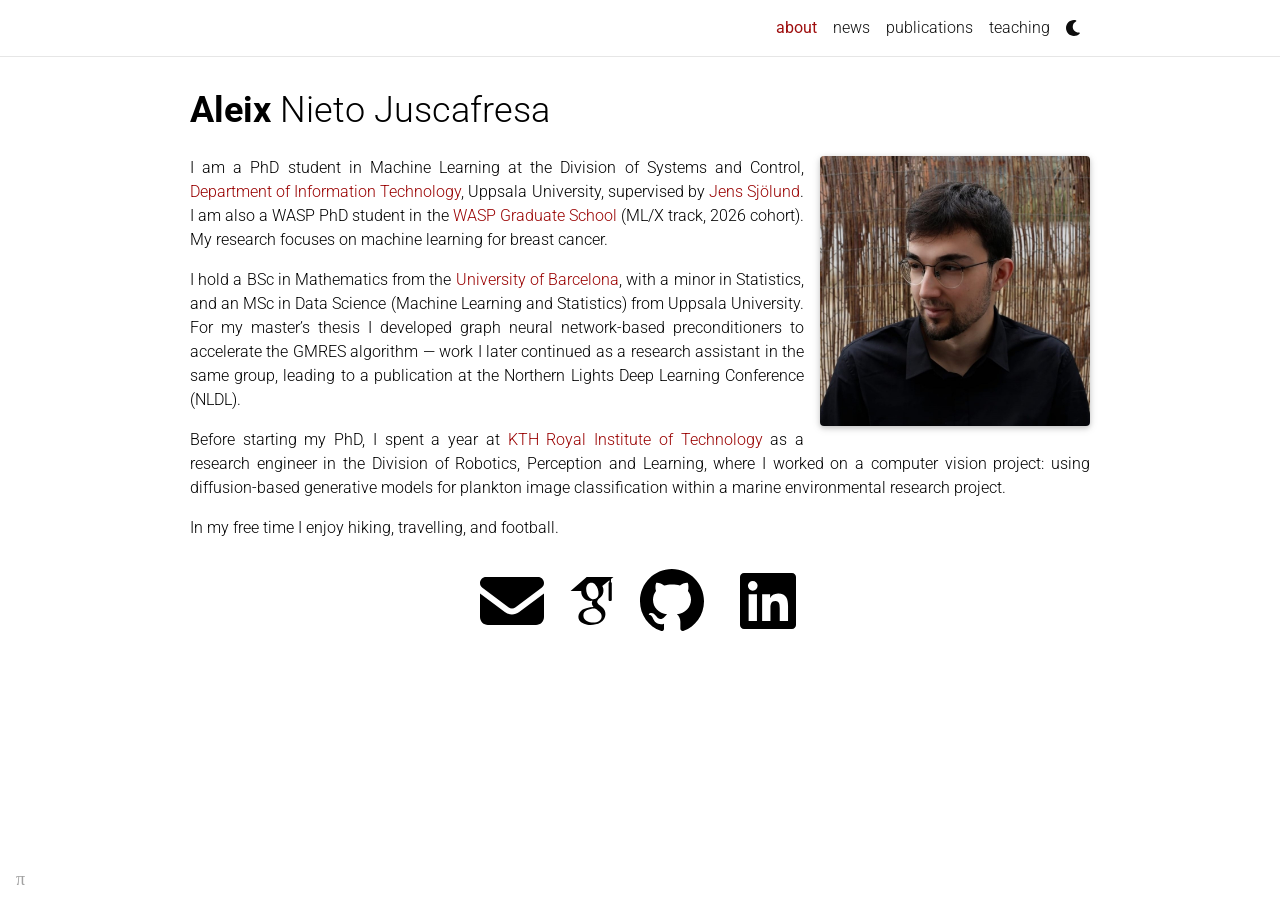
<file: index.html>
<!DOCTYPE html>
<html lang="en">
<head>
  <meta charset="utf-8" />
  <meta name="viewport" content="width=device-width, initial-scale=1, shrink-to-fit=no" />
  <meta name="author" content="Aleix Nieto Juscafresa" />
  <meta name="description" content="PhD Student in Machine Learning at Uppsala University — machine learning for breast cancer." />
  <meta name="color-scheme" content="light dark" />
  <title>Aleix Nieto Juscafresa</title>

  <link rel="icon" type="image/png" sizes="32x32" href="[data-uri]" />
  <link rel="icon" type="image/svg+xml" href="[data-uri]" />

  <!-- Light/dark theme, shared by every page of the site. Loaded here (not deferred) so the
       right theme is set before the first paint. -->
  <script src="theme.js"></script>
  <script>document.documentElement.classList.add("js");</script>

  <link rel="preconnect" href="https://fonts.googleapis.com" />
  <link rel="preconnect" href="https://fonts.gstatic.com" crossorigin />
  <link href="https://fonts.googleapis.com/css?family=Roboto:300,400,500,700&display=swap" rel="stylesheet" />

  <style>
    /* al-folio look: Roboto Light, Uppsala University red (#990000) as the accent, light and dark themes. */

    /* ---------- Theme ---------- */
    :root {
      color-scheme: light;
      --global-bg-color: #ffffff;
      --global-text-color: #000000;
      --global-text-color-light: #828282;
      --global-theme-color: #990000;
      --global-hover-color: #990000;
      --global-divider-color: rgba(0, 0, 0, 0.1);
      --global-text-color-soft: #666666;
      --global-line-strong: rgba(0, 0, 0, 0.18);
      --global-theme-soft: rgba(153, 0, 0, 0.07);
      --global-table-text-color: #212529;
      --global-back-to-top-bg-color: rgba(0, 0, 0, 0.4);
      --global-back-to-top-text-color: #ffffff;
    }
    html[data-theme="dark"] {
      color-scheme: dark;
      --global-bg-color: #1c1c1d;
      --global-text-color: #e8e8e8;
      --global-text-color-light: #828282;
      --global-theme-color: #e08585;
      --global-hover-color: #e08585;
      --global-divider-color: #424246;
      --global-text-color-soft: #a8a8a8;
      --global-line-strong: #4a4a50;
      --global-theme-soft: rgba(224, 133, 133, 0.13);
      --global-table-text-color: #ffffff;
      --global-back-to-top-bg-color: rgba(255, 255, 255, 0.5);
      --global-back-to-top-text-color: #000000;
    }
    /* Short color fade while switching theme (colors only, so nothing moves) */
    html.theme-transition, html.theme-transition *, html.theme-transition *::before, html.theme-transition *::after {
      transition: color 300ms ease, background-color 300ms ease, border-color 300ms ease, fill 300ms ease, box-shadow 300ms ease !important;
    }
    @media (prefers-reduced-motion: reduce) {
      html.theme-transition, html.theme-transition *, html.theme-transition *::before, html.theme-transition *::after { transition: none !important; }
    }

    /* ---------- Base ---------- */
    *, *::before, *::after { box-sizing: border-box; }
    html { line-height: 1.15; -webkit-text-size-adjust: 100%; }
    body {
      margin: 0; padding: 57px 0 2.5rem;
      font-family: Roboto, sans-serif; font-size: 1rem; font-weight: 300; line-height: 1.5;
      color: var(--global-text-color); background-color: var(--global-bg-color); text-align: left;
    }
    h1, h2, h3 { margin-top: 0; margin-bottom: 0.5rem; font-weight: 300; line-height: 1.2; }
    h1 { font-size: 2.25rem; }
    h2 { font-size: 2rem; }
    h3 { font-size: 1.75rem; }
    p { margin-top: 0; margin-bottom: 1rem; }
    ol, ul { margin-top: 0; margin-bottom: 1rem; }
    figure { margin: 0 0 1rem; }
    img { vertical-align: middle; border-style: none; }
    svg { overflow: hidden; vertical-align: middle; }
    table { border-collapse: collapse; }
    th { text-align: inherit; text-align: -webkit-match-parent; }
    button { margin: 0; font-family: inherit; font-size: inherit; line-height: inherit; border-radius: 0; text-transform: none; overflow: visible; }
    button:not(:disabled) { cursor: pointer; }

    p, h1, h2, h3, em, div, li, span, strong { color: var(--global-text-color); }
    a b, a em, a i, a strong { color: inherit; }
    a { color: var(--global-theme-color); text-decoration: none; background-color: transparent; }
    a:hover { color: var(--global-hover-color); text-decoration: underline; }

    .container { width: 100%; max-width: 930px; padding-right: 15px; padding-left: 15px; margin-right: auto; margin-left: auto; }
    .mt-5 { margin-top: 2rem !important; }
    .font-weight-bold { font-weight: 700 !important; }
    .font-weight-lighter { font-weight: lighter !important; }
    .float-right { float: right !important; }
    .clearfix::after { display: block; clear: both; content: ""; }
    .img-fluid { max-width: 100%; height: auto; }
    .rounded { border-radius: 0.25rem !important; }
    .z-depth-1 { box-shadow: 0 2px 5px 0 rgba(0, 0, 0, 0.16), 0 2px 10px 0 rgba(0, 0, 0, 0.12) !important; }

    /* ---------- Navigation ---------- */
    .navbar {
      position: fixed; top: 0; right: 0; left: 0; z-index: 1030;
      display: flex; flex-wrap: wrap; align-items: center; justify-content: space-between;
      padding: 0.5rem 1rem;
      background-color: var(--global-bg-color);
      border-bottom: 1px solid var(--global-divider-color);
      opacity: 0.95;
    }
    .navbar > .container { display: flex; flex-wrap: wrap; align-items: center; justify-content: space-between; }
    .navbar-brand {
      display: inline-block; padding-top: 0.3125rem; padding-bottom: 0.3125rem; margin-right: 1rem;
      font-size: 1.25rem; line-height: inherit; white-space: nowrap; color: var(--global-text-color);
    }
    .navbar-brand:hover { color: var(--global-text-color); text-decoration: none; }
    .navbar-brand[hidden] { display: none; }

    .navbar-toggler {
      margin-left: auto; padding: 0.25rem 0.75rem; font-size: 1.25rem; line-height: 1;
      color: rgba(0, 0, 0, 0.5); background-color: transparent;
      border: 1px solid rgba(0, 0, 0, 0.1); border-radius: 0.25rem;
    }
    .navbar-toggler .icon-bar {
      display: block; width: 22px; height: 2px; margin-bottom: 4px; border-radius: 1px;
      background-color: var(--global-text-color); transition: all 0.2s;
    }
    .navbar-toggler .top-bar { transform: rotate(45deg); transform-origin: 10% 10%; }
    .navbar-toggler .middle-bar { opacity: 0; }
    .navbar-toggler .bottom-bar { transform: rotate(-45deg); transform-origin: 10% 90%; }
    .navbar-toggler.collapsed .top-bar { transform: rotate(0); }
    .navbar-toggler.collapsed .middle-bar { opacity: 1; }
    .navbar-toggler.collapsed .bottom-bar { transform: rotate(0); }

    .navbar-collapse { flex-basis: 100%; flex-grow: 1; align-items: center; text-align: right; }
    .navbar-collapse:not(.show) { display: none; }
    .navbar-nav { display: flex; flex-direction: column; flex-wrap: nowrap; margin: 0 0 0 auto; padding-left: 0; list-style: none; }
    .navbar-nav .nav-link { display: block; padding: 0.5rem 0; color: var(--global-text-color); }
    .navbar-nav .nav-link:hover { color: var(--global-hover-color); text-decoration: none; }
    .navbar-nav .nav-item.active > .nav-link { font-weight: bolder; color: var(--global-theme-color); }

    #light-toggle {
      display: inline-flex; align-items: center; justify-content: center;
      width: 2rem; height: 2rem; padding: 0; border: 0;
      color: var(--global-text-color); background-color: inherit;
    }
    #light-toggle:hover { color: var(--global-hover-color); }
    /* Two states: the moon (go dark) is shown in light mode, the sun (go light) in dark mode */
    #light-toggle svg { display: none; height: 1em; width: 1em; fill: currentColor; overflow: visible; }
    #light-toggle svg.icon-sun { width: 1.125em; }
    html:not([data-theme="dark"]) #light-toggle .icon-moon,
    html[data-theme="dark"] #light-toggle .icon-sun { display: block; }
    html:not([data-theme]) .toggle-container { display: none; }

    @media (min-width: 576px) {
      .navbar { flex-flow: row nowrap; justify-content: flex-start; }
      .navbar > .container { flex-wrap: nowrap; }
      .navbar-toggler { display: none; }
      .navbar-collapse { display: flex !important; flex-basis: auto; }
      .navbar-nav { flex-direction: row; }
      .navbar-nav .nav-link { padding-right: 0.5rem; padding-left: 0.5rem; }
      #light-toggle { transform: translateY(4px); }
    }
    @media (max-width: 575.98px) {
      .navbar > .container { padding-right: 0; padding-left: 0; }
    }

    /* Scroll position bar under the navbar */
    #progress {
      position: fixed; top: 57px; left: 0; z-index: 10; width: 100%; height: 1px;
      -webkit-appearance: none; -moz-appearance: none; appearance: none;
      border: none; background-color: transparent; color: var(--global-theme-color);
    }
    #progress::-webkit-progress-bar { background-color: transparent; }
    #progress::-webkit-progress-value { background-color: var(--global-theme-color); }
    #progress::-moz-progress-bar { background-color: var(--global-theme-color); }

    /* Back to top */
    #back-to-top {
      position: fixed; right: 30px; bottom: 30px; z-index: 10;
      display: flex; align-items: center; justify-content: center;
      width: 40px; height: 40px; padding: 2px 0 0; border: 0; border-radius: 50%;
      color: var(--global-back-to-top-text-color); background: var(--global-back-to-top-bg-color);
      box-shadow: 0 2px 5px 0 rgba(0, 0, 0, 0.26);
      opacity: 1; transition: bottom 0.2s, opacity 0.2s;
      -webkit-tap-highlight-color: transparent; -webkit-user-select: none; user-select: none;
    }
    #back-to-top svg { width: 20px; height: 20px; fill: currentColor; }
    #back-to-top.hidden { opacity: 0; pointer-events: none; }

    /* Easter egg */
    #pi {
      position: fixed; left: 16px; bottom: 12px; z-index: 10;
      font-family: "Times New Roman", Times, serif; font-size: 18px; line-height: 1;
      color: var(--global-text-color-light); opacity: 0.75;
      transition: opacity 0.2s, color 0.2s;
    }
    #pi:hover, #pi:focus-visible { color: var(--global-theme-color); opacity: 1; text-decoration: none; }
    @media (max-width: 991.98px) { #pi { left: 3px; bottom: 8px; } }  /* stay in the side gutter, clear of the text */
    /* the beam of an old monitor switching off, after a click on the pi (see the script at the end) */
    .crt-beam {
      position: fixed; left: 0; right: 0; top: 50%; height: 2px; margin-top: -1px; z-index: 2147483647;
      opacity: 0; pointer-events: none; background: #fff;
      box-shadow: 0 0 8px 2px rgba(255, 255, 255, 0.9), 0 0 26px 7px rgba(160, 200, 255, 0.5);
    }

    /* ---------- Pages ---------- */
    .view { scroll-margin-top: calc(57px + 2rem); }
    .view + .view { margin-top: 3rem; padding-top: 3rem; border-top: 1px solid var(--global-divider-color); }
    .js .view { display: none; }
    .js .view + .view { margin-top: 0; padding-top: 0; border-top: 0; }
    .js .view.active { display: block; }

    .post-description { margin-bottom: 1.5rem; }
    #about .post-header, #teaching .post-header { margin-bottom: 1.5rem; }

    /* About */
    .profile { width: 100%; }
    .profile img { width: 100%; }
    .profile.float-right { margin-left: 1rem; }
    @media (min-width: 576px) { .profile { width: 30%; } }

    .bio p, .lede {
      text-align: justify; text-align-last: left;
      -webkit-hyphens: auto; hyphens: auto; hyphenate-limit-chars: 7 3 3;
    }
    @media (max-width: 575.98px) { .bio p, .lede { text-align: left; } }

    .social { text-align: center; }
    .social .contact-icons { font-size: 4rem; }
    .social .contact-icons a { color: var(--global-text-color); }
    .social .contact-icons a:hover { color: var(--global-theme-color); text-decoration: none; }
    .social .contact-icons svg { width: 1.25em; height: 1em; vertical-align: -0.125em; fill: currentColor; overflow: visible; }
    .social .contact-icons svg.ai { width: 0.75em; }

    /* News */
    .table { width: 100%; margin-bottom: 1rem; color: var(--global-table-text-color); }
    .table th, .table td { padding: 0.3rem; vertical-align: top; border: 0; font-size: 1rem; }
    .table th { font-weight: bold; }
    .news th { white-space: nowrap; }
    .news .news-tag { display: block; font-size: 0.85rem; font-weight: 300; color: var(--global-text-color-light); }
    /* A news item with a photo: text on the left and a thumbnail on the right. The thumbnail is as
       tall as three lines of text (96 x 72px), so the row is spaced like every other row. With the
       mouse over it the photo grows in place, on top of the page, and nothing else moves.
       On phones the photo goes below the text, already at a larger size. */
    .news .news-media { display: flex; align-items: flex-start; gap: 1.5rem; }
    .news .news-media, .news .news-media > div { color: inherit; }
    .news .news-media > div { flex: 1 1 auto; }
    .news .news-photo { position: relative; flex: 0 0 96px; height: 72px; }
    .news .news-photo img {
      position: absolute; top: 0; right: 0; display: block; width: 96px; max-width: none; height: auto;
      box-shadow: 0 2px 5px 0 rgba(0, 0, 0, 0.16), 0 2px 10px 0 rgba(0, 0, 0, 0.12);
      transition: width 0.22s ease, box-shadow 0.22s ease;
    }
    @media (hover: hover) and (min-width: 576px) {
      .news .news-photo:hover img {
        width: 336px; transition-delay: 0.08s;
        box-shadow: 0 10px 30px 0 rgba(0, 0, 0, 0.28), 0 2px 8px 0 rgba(0, 0, 0, 0.18);
      }
    }
    @media (prefers-reduced-motion: reduce) { .news .news-photo img { transition: none; } }
    @media (max-width: 575.98px) {
      .news .news-media { flex-direction: column; gap: 0.75rem; }
      .news .news-photo { flex: 0 0 auto; width: 100%; max-width: 260px; height: auto; margin-bottom: 0.25rem; }
      .news .news-photo img { position: static; width: 100%; }
    }

    /* Publications (timeline) */
    .pubs { --pub-pad: 13px; }   /* space above and below each entry */
    .pub { display: grid; grid-template-columns: 48px 1fr; column-gap: 26px; }
    .pub-year {
      padding-top: var(--pub-pad); text-align: right; font-size: 0.86rem; line-height: 1.596rem;
      color: var(--global-text-color-light); font-variant-numeric: tabular-nums;
    }
    .pub-main { position: relative; padding: var(--pub-pad) 0 var(--pub-pad) 30px; border-left: 1px solid var(--global-divider-color); }
    .pub-main::before {
      content: ""; position: absolute; left: -6px; top: calc(var(--pub-pad) + 0.798rem - 5.5px);
      width: 11px; height: 11px; border-radius: 50%; background: var(--global-theme-color);
      box-shadow: 0 0 0 4px var(--global-bg-color); transition: transform 0.25s ease;
    }
    .pub:hover .pub-main::before { transform: scale(1.35); }
    .pub:first-child .pub-year, .pub:first-child .pub-main { padding-top: 5px; }
    .pub:first-child .pub-main::before { top: calc(5px + 0.798rem - 5.5px); }
    .pub:last-child .pub-main { padding-bottom: 4px; }

    .pub-title { margin: 0 0 4px; font-size: 1.14rem; font-weight: 500; line-height: 1.4; letter-spacing: -0.01em; }
    .pub-title a { color: var(--global-text-color); }
    .pub-title a:hover { color: var(--global-theme-color); text-decoration: none; }
    .pub-authors { font-size: 0.97rem; color: var(--global-text-color-soft); }
    .pub-authors .me { font-weight: 700; color: var(--global-text-color); }
    .pub-venue { margin-top: 4px; font-size: 0.93rem; font-style: italic; color: var(--global-text-color-soft); }
    .pub-links { display: flex; flex-wrap: wrap; gap: 9px; margin-top: 10px; }
    .pub-links a {
      padding: 3px 14px; font-size: 0.81rem; font-weight: 500; line-height: 1.5;
      color: var(--global-theme-color); border: 1px solid var(--global-line-strong); border-radius: 999px;
      transition: color 0.15s ease, border-color 0.15s ease, background-color 0.15s ease, transform 0.18s ease;
    }
    .pub-links a:hover { border-color: var(--global-theme-color); background-color: var(--global-theme-soft); text-decoration: none; transform: translateY(-1px); }

    /* Once the page is at its full width (930px), the links sit to the right of the authors and
       venue instead of on a line of their own. Each entry is a line shorter, so more of the list
       fits on one screen. Below that width the links stay under the text. A long row of links
       wraps onto a second line, still right-aligned. */
    @media (min-width: 930px) {
      .pub-main { display: grid; grid-template-columns: minmax(0, 1fr) auto; column-gap: 1.25rem; align-items: center; }
      .pub-title { grid-column: 1 / -1; }
      .pub-authors, .pub-venue { grid-column: 1; }
      .pub-links { grid-column: 2; grid-row: 2 / span 2; justify-content: flex-end; max-width: 23rem; margin-top: 0; }
    }

    @media (max-width: 575.98px) {
      .pub { grid-template-columns: 1fr; padding-bottom: 22px; border-bottom: 1px solid var(--global-divider-color); }
      .pub:last-child { border-bottom: 0; }
      .pub-year { padding-top: 22px; margin-bottom: 2px; text-align: left; font-weight: 500; line-height: 1.5; color: var(--global-text-color-soft); }
      .pub:first-child .pub-year { padding-top: 4px; }
      .pub-main, .pub:first-child .pub-main { padding: 0; border-left: 0; }
      .pub-main::before { display: none; }
    }

    /* Teaching */
    .courses-head {
      margin: 1.5rem 0 0.6rem; font-size: 0.76rem; font-weight: 500; line-height: 1.5;
      letter-spacing: 0.14em; text-transform: uppercase; color: var(--global-text-color-light);
    }
    .courses { margin-top: 30px; }
    .courses-head + .courses { margin-top: 0; }
    .course-item { margin-bottom: 0.6rem; }
    .course-title { margin: 0; font-size: 1.1rem; font-weight: 400; line-height: 1.3; }
    /* Each title leads to the course page at uu.se. The small arrow marks it as a link out. */
    .course-title a, .course-title a span { color: var(--global-text-color); }
    .course-title a:hover, .course-title a:hover span,
    .course-title a:focus-visible, .course-title a:focus-visible span { color: var(--global-theme-color); text-decoration: none; }
    .course-title .nw { white-space: nowrap; }   /* keeps the arrow on the same line as the last word */
    .course-title .ext {
      width: 0.6em; height: 0.6em; margin-left: 0.4em; vertical-align: 0.02em; overflow: visible;
      fill: none; stroke: var(--global-text-color-light); stroke-width: 1.4; stroke-linecap: round; stroke-linejoin: round;
      transition: transform 0.18s ease, stroke 0.18s ease;
    }
    .course-title a:hover .ext, .course-title a:focus-visible .ext { stroke: var(--global-theme-color); transform: translate(2px, -2px); }
    @media (prefers-reduced-motion: reduce) { .course-title .ext { transition: none; } }
    .course-meta { margin: 0; font-size: 0.85rem; line-height: 1.35; color: var(--global-text-color-light); }
    .course-meta.grad { color: var(--global-theme-color); }
  </style>
</head>
<body>
  <!-- ============================================================
       HOW TO PUBLISH
       1. Keep this file named  index.html
       2. Put it together with theme.js, squared.jpg, the ~aleix folder
          and the empty .nojekyll file in a repo named exactly
          aleixnieto.github.io  (in the repo root)
       3. Your site goes live at  https://aleixnieto.github.io/
  ============================================================ -->

  <!-- Icons: Font Awesome Free 7.3.1 by @fontawesome (https://fontawesome.com, License: https://fontawesome.com/license/free, Icons: CC BY 4.0)
       and Academicons 1.9.5 (Google Scholar icon, SIL OFL 1.1) -->

  <header>
    <nav id="navbar" class="navbar" aria-label="Primary">
      <div class="container">
        <a class="navbar-brand font-weight-lighter" href="#about" data-view="about" hidden><span class="font-weight-bold">Aleix</span> Nieto Juscafresa</a>

        <button class="navbar-toggler collapsed" type="button" aria-controls="navbarNav" aria-expanded="false" aria-label="Toggle navigation">
          <span class="icon-bar top-bar"></span>
          <span class="icon-bar middle-bar"></span>
          <span class="icon-bar bottom-bar"></span>
        </button>

        <div class="collapse navbar-collapse" id="navbarNav">
          <ul class="navbar-nav">
            <li class="nav-item active"><a class="nav-link" href="#about" data-view="about" aria-current="page">about</a></li>
            <li class="nav-item"><a class="nav-link" href="#news" data-view="news">news</a></li>
            <li class="nav-item"><a class="nav-link" href="#publications" data-view="publications">publications</a></li>
            <li class="nav-item"><a class="nav-link" href="#teaching" data-view="teaching">teaching</a></li>
            <li class="toggle-container">
              <button id="light-toggle" type="button" title="Switch to dark theme" aria-label="Switch to dark theme">
                <svg class="icon-moon" viewBox="0 0 512 512" aria-hidden="true"><path d="M256 0C114.6 0 0 114.6 0 256S114.6 512 256 512c68.8 0 131.3-27.2 177.3-71.4 7.3-7 9.4-17.9 5.3-27.1s-13.7-14.9-23.8-14.1c-4.9 .4-9.8 .6-14.8 .6-101.6 0-184-82.4-184-184 0-72.1 41.5-134.6 102.1-164.8 9.1-4.5 14.3-14.3 13.1-24.4S322.6 8.5 312.7 6.3C294.4 2.2 275.4 0 256 0z" /></svg>
                <svg class="icon-sun" viewBox="0 0 576 512" aria-hidden="true"><path d="M288-32c8.4 0 16.3 4.4 20.6 11.7L364.1 72.3 468.9 46c8.2-2 16.9 .4 22.8 6.3S500 67 498 75.1l-26.3 104.7 92.7 55.5c7.2 4.3 11.7 12.2 11.7 20.6s-4.4 16.3-11.7 20.6L471.7 332.1 498 436.8c2 8.2-.4 16.9-6.3 22.8S477 468 468.9 466l-104.7-26.3-55.5 92.7c-4.3 7.2-12.2 11.7-20.6 11.7s-16.3-4.4-20.6-11.7L211.9 439.7 107.2 466c-8.2 2-16.8-.4-22.8-6.3S76 445 78 436.8l26.2-104.7-92.6-55.5C4.4 272.2 0 264.4 0 256s4.4-16.3 11.7-20.6L104.3 179.9 78 75.1c-2-8.2 .3-16.8 6.3-22.8S99 44 107.2 46l104.7 26.2 55.5-92.6 1.8-2.6c4.5-5.7 11.4-9.1 18.8-9.1zm0 144a144 144 0 1 0 0 288 144 144 0 1 0 0-288zm0 240a96 96 0 1 1 0-192 96 96 0 1 1 0 192z" /></svg>
              </button>
            </li>
          </ul>
        </div>
      </div>
    </nav>
    <progress id="progress" value="0"></progress>
  </header>

  <main class="container mt-5" role="main">
    <!-- ===================== ABOUT ===================== -->
    <section class="view post active" id="about">
      <header class="post-header">
        <h1 class="post-title"><span class="font-weight-bold">Aleix</span> Nieto Juscafresa</h1>
      </header>

      <article>
        <div class="profile float-right">
          <figure>
            <img class="img-fluid z-depth-1 rounded" src="squared.jpg" alt="Aleix Nieto Juscafresa" />
          </figure>
        </div>

        <div class="clearfix bio">
          <p>
            I am a PhD student in Machine Learning at the Division of Systems and Control,
            <a href="https://www.it.uu.se/" target="_blank" rel="noopener">Department of Information Technology</a>,
            Uppsala University, supervised by
            <a href="https://www.uu.se/kontakt-och-organisation/personal?query=N20-971" target="_blank" rel="noopener">Jens Sjölund</a>.
            I am also a WASP PhD student in the
            <a href="https://wasp-sweden.org/graduate-school/" target="_blank" rel="noopener">WASP Graduate School</a>
            (ML/X track, 2026 cohort). My research focuses on machine learning for breast cancer.
          </p>
          <p>
            I hold a BSc in Mathematics from the
            <a href="https://www.ub.edu/" target="_blank" rel="noopener">University of Barcelona</a>,
            with a minor in Statistics, and an MSc in Data Science (Machine Learning and Statistics)
            from Uppsala University. For my master&rsquo;s thesis I developed graph neural network-based
            preconditioners to accelerate the GMRES algorithm &mdash; work I later continued as a research
            assistant in the same group, leading to a publication at the Northern Lights Deep Learning
            Conference (NLDL).
          </p>
          <p>
            Before starting my PhD, I spent a year at
            <a href="https://www.kth.se/" target="_blank" rel="noopener">KTH Royal Institute of Technology</a>
            as a research engineer in the Division of Robotics, Perception and Learning, where I worked on
            a computer vision project: using diffusion-based generative models for plankton image
            classification within a marine environmental research project.
          </p>
          <p>In my free time I enjoy hiking, travelling, and football.</p>
        </div>

        <div class="social">
          <div class="contact-icons">
            <a href="mailto:aleix.nieto.juscafresa@it.uu.se" title="Email" aria-label="Email"><svg viewBox="-64 0 640 512" aria-hidden="true"><path d="M48 64c-26.5 0-48 21.5-48 48 0 15.1 7.1 29.3 19.2 38.4l208 156c17.1 12.8 40.5 12.8 57.6 0l208-156c12.1-9.1 19.2-23.3 19.2-38.4 0-26.5-21.5-48-48-48L48 64zM0 196L0 384c0 35.3 28.7 64 64 64l384 0c35.3 0 64-28.7 64-64l0-188-198.4 148.8c-34.1 25.6-81.1 25.6-115.2 0L0 196z" /></svg></a>
            <a href="https://scholar.google.com/citations?user=vavacbAAAAAJ&amp;hl=ca" target="_blank" rel="noopener" title="Google Scholar" aria-label="Google Scholar"><svg class="ai" viewBox="0 0 384 512" aria-hidden="true"><path d="M 343.75868,106.66243 V 79.430205 L 363.52365,63.999997 H 149.63354 L 20.476345,176.2736 h 85.656075 c -0.15534,2.12494 -0.21914,4.04644 -0.21914,6.22563 0,20.84472 7.2192,38.08662 21.67203,51.86089 14.45284,13.79702 32.25124,20.64784 53.32651,20.64784 4.92319,0 9.75059,-0.36794 14.43842,-1.02419 -2.90722,6.50082 -4.37457,12.52302 -4.37457,18.14228 0,9.87526 4.49924,20.4304 13.46715,31.6418 -39.23377,2.6705 -68.06112,9.73264 -86.43702,21.16322 -10.53108,6.49907 -19.000207,14.70396 -25.390349,24.5311 -6.390569,9.89933 -9.577754,20.51525 -9.577754,31.9616 0,9.64822 2.062375,18.33611 6.21907,26.06233 4.156694,7.7263 9.577757,14.07047 16.312223,18.98408 6.71825,4.96781 14.46899,9.10088 23.219,12.46874 8.73429,3.34378 17.40643,5.71858 26.06106,7.06258 8.62707,1.34222 17.20471,1.9985 25.70579,1.9985 13.46887,0 26.95353,-1.73428 40.54711,-5.18707 13.56165,-3.48461 26.28022,-8.64143 38.17105,-15.4927 11.85935,-6.80488 21.51545,-16.0865 28.9219,-27.7183 7.39024,-11.67998 11.09457,-24.80499 11.09457,-39.33613 0,-11.01584 -2.24964,-21.03852 -6.7502,-30.14073 -4.46864,-9.07202 -9.93785,-16.54102 -16.45271,-22.34403 -6.5008,-5.81263 -12.99987,-11.15539 -19.51512,-15.9679 -6.50083,-4.84488 -12.00021,-9.75058 -16.46884,-14.8129 -4.4848,-5.04657 -6.73444,-10.05419 -6.73444,-14.98395 0,-4.92145 1.73422,-9.67183 5.21588,-14.26559 3.45451,-4.6095 7.67376,-9.04795 12.60967,-13.30571 4.93756,-4.24944 9.87523,-8.96788 14.79665,-14.13302 4.92147,-5.14719 9.14072,-11.82739 12.60971,-20.00822 3.48467,-8.17907 5.20318,-17.44489 5.20318,-27.75679 0,-13.4527 -2.54714,-24.46065 -7.54735,-33.31348 -0.59369,-1.02243 -1.21757,-1.80338 -1.87511,-3.02225 l 56.90745,-46.672136 v 17.118526 c -7.39373,0.92969 -6.62422,5.34582 -6.62422,10.6352 v 128.66719 c 0,5.95832 4.8751,10.83382 10.83386,10.83382 h 3.98869 c 5.95835,0 10.83386,-4.87506 10.83386,-10.83382 V 117.29282 c 0,-5.27669 0.77741,-9.68801 -6.56167,-10.63039 z M 236.39865,329.14114 c 1.14099,0.7503 3.7039,2.78075 7.7184,6.03838 4.0495,3.24319 6.797,5.69582 8.26567,7.41432 1.43851,1.66381 3.5792,4.16501 6.37617,7.54734 2.81268,3.3744 4.7184,6.30394 5.71853,8.73425 1.00016,2.4767 2.01603,5.46089 3.04636,8.94556 0.98567,3.44488 1.48486,6.97595 1.48486,10.56169 0,17.04813 -6.56338,29.68007 -19.65604,37.85915 -13.125,8.18083 -28.76651,12.27368 -46.93767,12.27368 -9.18709,0 -18.2031,-1.09289 -27.06247,-3.1951 -8.84322,-2.11665 -17.31192,-5.3362 -25.39035,-9.60185 -8.07846,-4.25771 -14.57754,-10.20337 -19.50072,-17.79659 -4.93764,-7.64012 -7.40645,-16.41464 -7.40645,-26.24962 0,-10.32022 2.79692,-19.28987 8.42233,-26.90588 5.59343,-7.62564 12.93774,-13.3919 22.03208,-17.3154 9.0624,-3.94582 18.24946,-6.74232 27.56166,-8.39827 9.31221,-1.7023 18.79679,-2.555 28.43842,-2.555 4.46862,0 7.93582,0.25115 10.40465,0.69607 0.45456,0.21918 3.03188,2.07025 7.73456,5.56326 4.70401,3.46237 7.62565,5.59519 8.75047,6.38401 z m -3.35823,-100.5779 c -7.40648,8.85938 -17.73454,13.2882 -30.95363,13.2882 -11.85933,0 -22.29766,-4.76482 -31.26554,-14.31195 -8.99984,-9.52309 -15.42235,-20.32803 -19.34408,-32.43061 -3.93752,-12.10871 -5.90585,-23.98423 -5.90585,-35.648 0,-13.6942 3.59542,-25.35184 10.7809,-34.97598 7.18727,-9.64952 17.49915,-14.48477 30.93786,-14.48477 11.87507,0 22.37423,5.03825 31.43704,15.15677 9.09434,10.08482 15.60961,21.41303 19.5169,33.96799 3.92176,12.5392 5.87345,24.52979 5.87345,35.98399 0,13.44658 -3.70256,24.60984 -11.07663,33.45436 z" /></svg></a>
            <a href="https://github.com/aleixnieto" target="_blank" rel="noopener" title="GitHub" aria-label="GitHub"><svg viewBox="-64 0 640 512" aria-hidden="true"><path d="M216.5 362.5c-66-8-112.5-55.5-112.5-117 0-25 9-52 24-70-6.5-16.5-5.5-51.5 2-66 20-2.5 47 8 63 22.5 19-6 39-9 63.5-9s44.5 3 62.5 8.5c15.5-14 43-24.5 63-22 7 13.5 8 48.5 1.5 65.5 16 19 24.5 44.5 24.5 70.5 0 61.5-46.5 108-113.5 116.5 17 11 28.5 35 28.5 62.5l0 52C323 491.5 335.5 500 350.5 494 441 459.5 512 369 512 257 512 115.5 397 0 255.5 0S0 115.5 0 257c0 111 70.5 203 165.5 237.5 13.5 5 26.5-4 26.5-17.5l0-40c-7 3-16 5-24 5-33 0-52.5-18-66.5-51.5-5.5-13.5-11.5-21.5-23-23-6-.5-8-3-8-6 0-6 10-10.5 20-10.5 14.5 0 27 9 40 27.5 10 14.5 20.5 21 33 21s20.5-4.5 32-16c8.5-8.5 15-16 21-21z" /></svg></a>
            <a href="https://www.linkedin.com/in/aleixnieto" target="_blank" rel="noopener" title="LinkedIn" aria-label="LinkedIn"><svg viewBox="-96 0 640 512" aria-hidden="true"><path d="M416 32L31.9 32C14.3 32 0 46.5 0 64.3L0 447.7C0 465.5 14.3 480 31.9 480L416 480c17.6 0 32-14.5 32-32.3l0-383.4C448 46.5 433.6 32 416 32zM135.4 416l-66.4 0 0-213.8 66.5 0 0 213.8-.1 0zM102.2 96a38.5 38.5 0 1 1 0 77 38.5 38.5 0 1 1 0-77zM384.3 416l-66.4 0 0-104c0-24.8-.5-56.7-34.5-56.7-34.6 0-39.9 27-39.9 54.9l0 105.8-66.4 0 0-213.8 63.7 0 0 29.2 .9 0c8.9-16.8 30.6-34.5 62.9-34.5 67.2 0 79.7 44.3 79.7 101.9l0 117.2z" /></svg></a>
          </div>
        </div>
      </article>
    </section>

    <!-- ===================== NEWS ===================== -->
    <section class="view post" id="news">
      <header class="post-header">
        <h1 class="post-title">News</h1>
        <p class="post-description">Recent and upcoming activities.</p>
      </header>

      <article>
        <div class="news">
          <table class="table table-sm table-borderless">
            <!-- Sep 2026 -->
            <tr>
              <th scope="row" style="width: 20%">Sep 2026<span class="news-tag">Study Trip</span></th>
              <td>
                <div class="news-media">
                  <div>Went to Boston and New York on a WASP study trip. Presented a <a href="MIT_poster.pdf" target="_blank" rel="noopener">poster</a> on realistic breast phantoms and multimodal AI for breast cancer at MIT, and visited the MIT Media Lab, Boston University, NYU and Columbia University.</div>
                  <a class="news-photo" href="MIT_poster_photo.jpg" target="_blank" rel="noopener"><img class="rounded" src="MIT_poster_photo_thumb.jpg" width="720" height="540" alt="Aleix Nieto Juscafresa next to his poster" /></a>
                </div>
              </td>
            </tr>

            <!-- Jul 2026 -->
            <tr>
              <th scope="row" style="width: 20%">Jul 2026<span class="news-tag">Summer School</span></th>
              <td>Attended the <a href="https://www.ellismcr.org/" target="_blank" rel="noopener">ELLIS Summer School on Machine Learning for Healthcare and Biology</a> in Manchester (7&ndash;9 July).</td>
            </tr>

            <!-- Jun 2026 -->
            <tr>
              <th scope="row" style="width: 20%">Jun 2026<span class="news-tag">Conference</span></th>
              <td>Presented our work on learned preconditioners for GMRES at <a href="https://nasca26.org/" target="_blank" rel="noopener">NASCA 2026</a> in Kalamata, Greece &mdash; <a href="Kalamata_presentation.pdf" target="_blank" rel="noopener">slides</a>.</td>
            </tr>

            <!-- Jan 2026 -->
            <tr>
              <th scope="row" style="width: 20%">Jan 2026<span class="news-tag">PhD</span></th>
              <td>Started my PhD in Machine Learning at Uppsala University on 26 January.</td>
            </tr>

            <!-- Dec 2025 -->
            <tr>
              <th scope="row" style="width: 20%">Dec 2025<span class="news-tag">Workshop</span></th>
              <td>Attended the <a href="https://sites.google.com/g.harvard.edu/aicceurips" target="_blank" rel="noopener">AICC: Workshop on AI for Climate and Conservation</a>, co-located with EurIPS 2025 in Copenhagen.</td>
            </tr>
          </table>
        </div>
      </article>
    </section>

    <!-- ===================== PUBLICATIONS ===================== -->
    <section class="view post" id="publications">
      <header class="post-header">
        <h1 class="post-title">Publications</h1>
        <p class="post-description">See also my <a href="https://scholar.google.com/citations?user=vavacbAAAAAJ&amp;hl=ca" target="_blank" rel="noopener">Google&nbsp;Scholar</a> profile.</p>
      </header>

      <article>
        <div class="pubs">
          <!-- 2026 -->
          <div class="pub">
            <div class="pub-year">2026</div>
            <div class="pub-main">
              <h3 class="pub-title"><a href="https://arxiv.org/abs/2601.13416" target="_blank" rel="noopener">Diffusion representations for fine-grained image classification: a marine plankton case study</a></h3>
              <div class="pub-authors"><span class="me">Aleix Nieto Juscafresa</span>, Álvaro Mazcuñán Herreros, Josephine Sullivan</div>
              <div class="pub-venue">arXiv:2601.13416</div>
              <div class="pub-links">
                <a href="https://arxiv.org/abs/2601.13416" target="_blank" rel="noopener">arXiv</a>
                <a href="https://arxiv.org/pdf/2601.13416" target="_blank" rel="noopener">PDF</a>
              </div>
            </div>
          </div>

          <!-- 2025 -->
          <div class="pub">
            <div class="pub-year">2025</div>
            <div class="pub-main">
              <h3 class="pub-title"><a href="https://proceedings.mlr.press/v265/hausner25a.html" target="_blank" rel="noopener">Learning incomplete factorization preconditioners for GMRES</a></h3>
              <div class="pub-authors">Paul Häusner, <span class="me">Aleix Nieto Juscafresa</span>, Jens Sjölund</div>
              <div class="pub-venue">Northern Lights Deep Learning Conference (NLDL) &middot; PMLR 265:85&ndash;99</div>
              <div class="pub-links">
                <a href="https://proceedings.mlr.press/v265/hausner25a.html" target="_blank" rel="noopener">Proceedings</a>
                <a href="https://arxiv.org/abs/2409.08262" target="_blank" rel="noopener">arXiv</a>
                <a href="https://github.com/paulhausner/neural-incomplete-factorization" target="_blank" rel="noopener">Code</a>
                <a href="Kalamata_presentation.pdf" target="_blank" rel="noopener">Slides</a>
              </div>
            </div>
          </div>

          <!-- 2024 -->
          <div class="pub">
            <div class="pub-year">2024</div>
            <div class="pub-main">
              <h3 class="pub-title"><a href="https://uu.diva-portal.org/smash/record.jsf?pid=diva2:1914534" target="_blank" rel="noopener">Graph neural network-based preconditioners for optimizing GMRES</a></h3>
              <div class="pub-authors"><span class="me">Aleix Nieto Juscafresa</span></div>
              <div class="pub-venue">Master&rsquo;s thesis &middot; Uppsala University</div>
              <div class="pub-links">
                <a href="https://uu.diva-portal.org/smash/record.jsf?pid=diva2:1914534" target="_blank" rel="noopener">Thesis</a>
                <a href="https://github.com/aleixnieto/master_thesis" target="_blank" rel="noopener">Code</a>
                <a href="masters_thesis_presentation.pdf" target="_blank" rel="noopener">Slides</a>
              </div>
            </div>
          </div>

          <!-- 2022 -->
          <div class="pub">
            <div class="pub-year">2022</div>
            <div class="pub-main">
              <h3 class="pub-title"><a href="https://diposit.ub.edu/dspace/handle/2445/192075" target="_blank" rel="noopener">An introduction to explainable artificial intelligence with LIME and SHAP</a></h3>
              <div class="pub-authors"><span class="me">Aleix Nieto Juscafresa</span></div>
              <div class="pub-venue">Bachelor&rsquo;s thesis &middot; University of Barcelona</div>
              <div class="pub-links">
                <a href="https://diposit.ub.edu/dspace/handle/2445/192075" target="_blank" rel="noopener">Thesis</a>
                <a href="https://github.com/aleixnieto/LIME_SHAP" target="_blank" rel="noopener">Code</a>
                <a href="bachelors_thesis_presentation.pdf" target="_blank" rel="noopener">Slides</a>
              </div>
            </div>
          </div>
        </div>
      </article>
    </section>

    <!-- ===================== TEACHING ===================== -->
    <section class="view post" id="teaching">
      <header class="post-header">
        <h1 class="post-title">Teaching</h1>
      </header>

      <article>
        <p class="lede">
          During my time as a master&rsquo;s student I was employed as a Teaching Assistant at the IT
          department of Uppsala University. As part of my PhD education I am working 20% on teaching duties.
        </p>

        <h2 class="courses-head">Courses</h2>
        <div class="courses">
          <div class="course-item">
            <h3 class="course-title"><a href="https://www.uu.se/en/study/course?query=1RT705" target="_blank" rel="noopener" title="Course page at Uppsala University">Advanced Probabilistic Machine <span class="nw">Learning<svg class="ext" viewBox="0 0 12 12" aria-hidden="true"><path d="M3 9l6-6M4.2 3H9v4.8" /></svg></span></a></h3>
            <p class="course-meta grad">Graduate</p>
          </div>
          <div class="course-item">
            <h3 class="course-title"><a href="https://www.uu.se/en/study/course?query=1RT700" target="_blank" rel="noopener" title="Course page at Uppsala University">Statistical Machine <span class="nw">Learning<svg class="ext" viewBox="0 0 12 12" aria-hidden="true"><path d="M3 9l6-6M4.2 3H9v4.8" /></svg></span></a></h3>
            <p class="course-meta grad">Graduate</p>
          </div>
          <div class="course-item">
            <h3 class="course-title"><a href="https://www.uu.se/en/study/course?query=1DL034" target="_blank" rel="noopener" title="Course page at Uppsala University">Introduction to Machine <span class="nw">Learning<svg class="ext" viewBox="0 0 12 12" aria-hidden="true"><path d="M3 9l6-6M4.2 3H9v4.8" /></svg></span></a></h3>
            <p class="course-meta">Undergraduate</p>
          </div>
          <div class="course-item">
            <h3 class="course-title"><a href="https://www.uu.se/en/study/course?query=1TD352" target="_blank" rel="noopener" title="Course page at Uppsala University">Scientific Computing for Data <span class="nw">Analysis<svg class="ext" viewBox="0 0 12 12" aria-hidden="true"><path d="M3 9l6-6M4.2 3H9v4.8" /></svg></span></a></h3>
            <p class="course-meta">Undergraduate</p>
          </div>
        </div>
      </article>
    </section>
  </main>

  <!-- Easter egg: the little pi in the bottom-left corner (as in "The Net", 1995) opens the old-school
       version of this page in ~aleix/. GitHub Pages only serves that folder if the empty .nojekyll
       file is in the root of the repository. -->
  <a id="pi" href="~aleix/" aria-label="Old-school version of this page">&pi;</a>

  <button id="back-to-top" class="hidden" type="button" aria-label="Back to top"><svg viewBox="0 0 24 24" aria-hidden="true"><path d="M7.41 15.41L12 10.83l4.59 4.58L18 14l-6-6-6 6z" /></svg></button>

  <script>
    (function () {
      var views = ["about", "news", "publications", "teaching"];
      var navbar = document.getElementById("navbar");
      var brand = document.querySelector(".navbar-brand");
      var toggler = document.querySelector(".navbar-toggler");
      var menu = document.getElementById("navbarNav");
      var progress = document.getElementById("progress");
      var backToTop = document.getElementById("back-to-top");
      var pi = document.getElementById("pi");
      var retro = { about: "~aleix/", news: "~aleix/news.htm", publications: "~aleix/pubs.htm", teaching: "~aleix/teaching.htm" };

      /* Mobile menu */
      function setMenu(open) {
        menu.classList.toggle("show", open);
        toggler.classList.toggle("collapsed", !open);
        toggler.setAttribute("aria-expanded", open ? "true" : "false");
      }
      toggler.addEventListener("click", function () { setMenu(!menu.classList.contains("show")); });

      /* Theme toggle (logic in theme.js) */
      var themeButton = document.getElementById("light-toggle");
      if (window.siteTheme) {
        themeButton.addEventListener("click", function () { window.siteTheme.toggle(); });
        window.siteTheme.onChange(function (theme) {
          var label = theme === "dark" ? "Switch to light theme" : "Switch to dark theme";
          themeButton.title = label;
          themeButton.setAttribute("aria-label", label);
        });
      }

      /* Keep the content and the scroll bar just below the fixed navbar, as al-folio does */
      function fitNavbar() {
        var h = navbar.offsetHeight - (menu.classList.contains("show") ? menu.offsetHeight : 0);
        document.body.style.paddingTop = h + "px";
        progress.style.top = h + "px";
      }

      /* Scroll position bar and back-to-top button */
      function scrollTop() { return window.pageYOffset || document.documentElement.scrollTop || 0; }
      function onScroll() {
        var max = document.documentElement.scrollHeight - window.innerHeight;
        progress.max = max > 0 ? max : 1;
        progress.value = max > 0 ? scrollTop() : 0;
        backToTop.classList.toggle("hidden", scrollTop() < 1);
      }
      window.addEventListener("scroll", onScroll, { passive: true });
      window.addEventListener("resize", function () { fitNavbar(); onScroll(); });
      window.addEventListener("load", function () { fitNavbar(); onScroll(); });
      backToTop.addEventListener("click", function () {
        var start = scrollTop(), t0 = null;
        function step(now) {
          if (t0 === null) t0 = now;
          var p = Math.min((now - t0) / 100, 1);
          window.scrollTo(0, Math.round(start * (1 - 0.5 * (1 - Math.cos(Math.PI * p)))));
          if (p < 1) window.requestAnimationFrame(step);
        }
        window.requestAnimationFrame(step);
      });

      /* View switching */
      function show(id) {
        if (views.indexOf(id) === -1) id = "about";
        var sections = document.querySelectorAll(".view");
        for (var i = 0; i < sections.length; i++) sections[i].classList.toggle("active", sections[i].id === id);
        var links = document.querySelectorAll(".navbar-nav .nav-link[data-view]");
        for (var j = 0; j < links.length; j++) {
          var current = links[j].getAttribute("data-view") === id;
          links[j].parentNode.classList.toggle("active", current);
          if (current) links[j].setAttribute("aria-current", "page"); else links[j].removeAttribute("aria-current");
        }
        brand.hidden = id === "about";
        pi.href = retro[id];   /* the pi opens the old-school version of the same page */
        setMenu(false);
        fitNavbar();
        window.scrollTo(0, 0);
        onScroll();
      }
      function fromHash() { show((location.hash || "#about").replace("#", "")); }
      document.addEventListener("click", function (e) {
        var a = e.target.closest("a[data-view]");
        if (!a) return;
        e.preventDefault();
        if (e.detail > 0) a.blur();   /* mouse click: no focus ring left on the link */
        var id = a.getAttribute("data-view");
        if (location.hash !== "#" + id) history.pushState(null, "", "#" + id);
        show(id);
      });
      window.addEventListener("popstate", fromHash);
      window.addEventListener("hashchange", fromHash);
      fromHash();

      /* The pi: this page switches off like an old monitor, then the old-school page boots (~aleix/retro.js) */
      var undoOff = null;
      pi.addEventListener("click", function (e) {
        if (e.button !== 0 || e.metaKey || e.ctrlKey || e.shiftKey || e.altKey) return;   /* new tab or window: just open it */
        if (!document.body.animate || (window.matchMedia && window.matchMedia("(prefers-reduced-motion: reduce)").matches)) return;
        e.preventDefault();
        try { sessionStorage.setItem("aleix95-boot", "1"); } catch (err) {}
        var href = pi.href;
        undoOff = switchOff(function () { location.href = href; });
      });
      window.addEventListener("pageshow", function () { if (undoOff) { undoOff(); undoOff = null; } });   /* back from 1997 */
      function switchOff(then) {
        var body = document.body, root = document.documentElement, kept = [];
        function keep(el) { kept.push([el, el.getAttribute("style")]); }
        keep(body); keep(root);
        body.style.minHeight = "100vh";
        var b = body.getBoundingClientRect();
        [navbar, progress, pi, backToTop].forEach(function (el) {   /* pin the fixed bits where they are, or they would jump */
          if (!el || getComputedStyle(el).position !== "fixed") return;
          var r = el.getBoundingClientRect();
          keep(el);
          el.style.position = "absolute"; el.style.margin = "0"; el.style.right = "auto"; el.style.bottom = "auto";
          el.style.left = (r.left - b.left) + "px"; el.style.top = (r.top - b.top) + "px"; el.style.width = r.width + "px";
        });
        root.style.background = "#000";
        body.style.transformOrigin = "50% " + (window.innerHeight / 2 - b.top) + "px";
        var beam = document.createElement("div");
        beam.className = "crt-beam";
        root.appendChild(beam);
        var o = { duration: 440, easing: "ease-in", fill: "forwards" };
        var squeeze = body.animate([
          { transform: "scale(1, 1)", filter: "brightness(1)" },
          { transform: "scale(1, 0.006)", filter: "brightness(2.5)", offset: 0.55 },
          { transform: "scale(0.002, 0.006)", filter: "brightness(4)" }], o);
        var glow = beam.animate([
          { opacity: 0, transform: "scaleX(1)" }, { opacity: 0, transform: "scaleX(1)", offset: 0.45 },
          { opacity: 1, transform: "scaleX(1)", offset: 0.55 }, { opacity: 1, transform: "scaleX(0.004)", offset: 0.93 },
          { opacity: 0, transform: "scaleX(0)" }], o);
        glow.onfinish = then;
        return function () {
          squeeze.cancel(); glow.cancel(); root.removeChild(beam);
          kept.forEach(function (k) { if (k[1] === null) k[0].removeAttribute("style"); else k[0].setAttribute("style", k[1]); });
        };
      }

      /* For whoever opens the console */
      if (window.console && console.log) console.log("Looking under the hood? Try the π in the bottom-left corner.");
    })();
  </script>
</body>
</html>
</file>
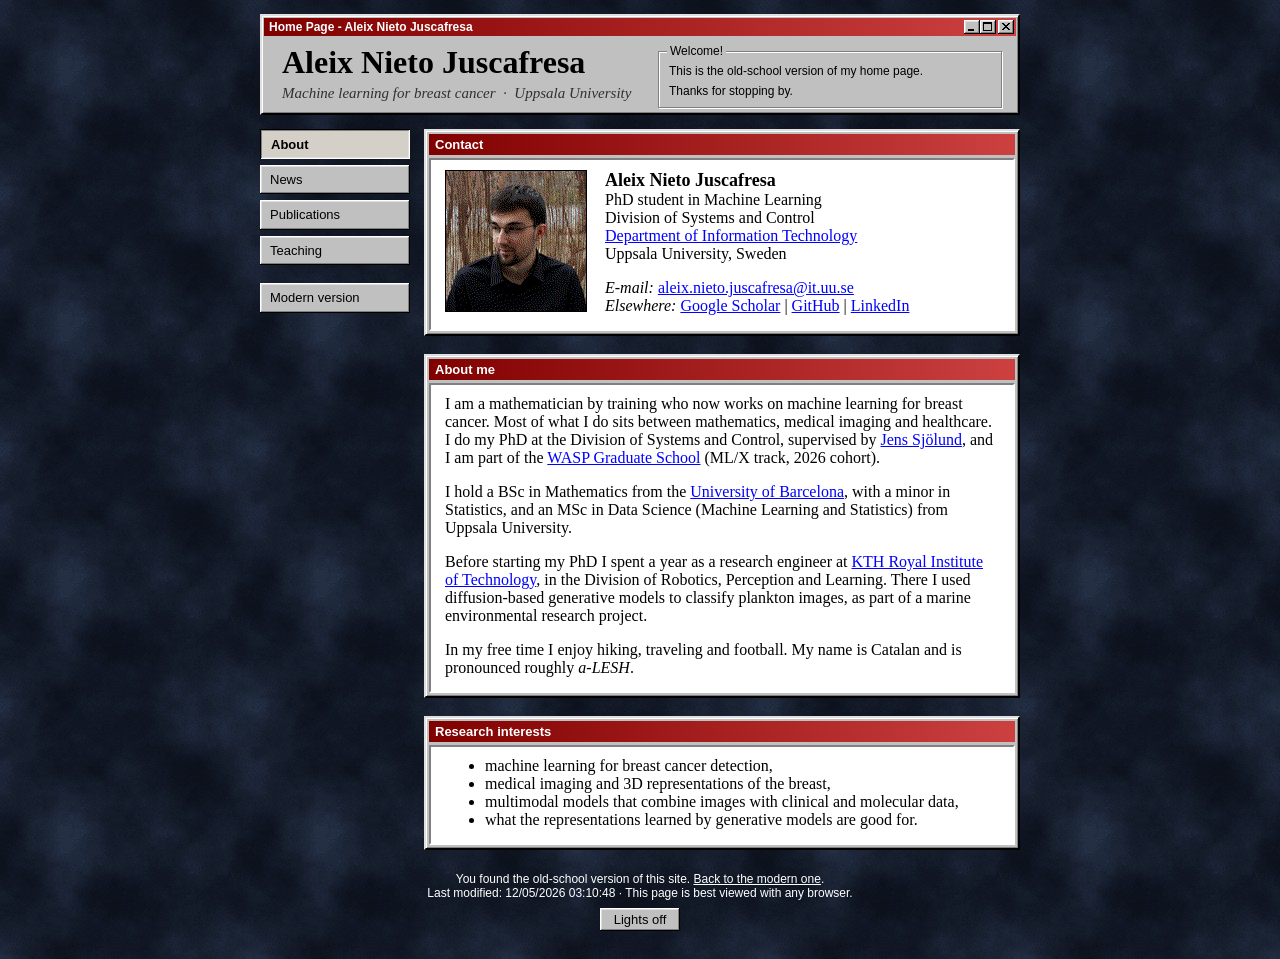
<file: ~aleix/index.html>
<!DOCTYPE HTML PUBLIC "-//W3C//DTD HTML 3.2 Final//EN">
<!--
  The old-school edition of Aleix Nieto Juscafresa's home page.
  Plain HTML 3.2, plus a FIELDSET and a few BUTTONs from HTML 4.0. No frameworks, no web fonts, no build step.
  retro.css dresses it up as Windows 95, and retro.js runs the title bar, the boot screen and the visitor counter.
  The modern site lives one directory up.
-->
<HTML LANG="en">
<HEAD>
<META HTTP-EQUIV="Content-Type" CONTENT="text/html; charset=utf-8">
<META NAME="viewport" CONTENT="width=device-width, initial-scale=1">
<META NAME="author" CONTENT="Aleix Nieto Juscafresa">
<META NAME="description" CONTENT="Home page of Aleix Nieto Juscafresa, PhD student in machine learning at Uppsala University, working on machine learning for breast cancer.">
<META NAME="keywords" CONTENT="Aleix Nieto Juscafresa, machine learning, breast cancer, medical imaging, multimodal learning, mammography, Uppsala University, WASP">
<TITLE>Aleix Nieto Juscafresa's Home Page</TITLE>
<SCRIPT LANGUAGE="JavaScript" SRC="../theme.js"></SCRIPT>
<SCRIPT LANGUAGE="JavaScript">
<!--
/* Runs before the first paint. Keeps what the title-bar buttons did while you move between the
   four pages, and blacks out the page when you arrive through the pi, so the boot screen in
   retro.js can take over. */
(function (h) {
  h.className += " js";
  try {
    var s = window.sessionStorage, st = JSON.parse(s.getItem("aleix95") || "{}");
    if (st.max) h.className += " max";
    if (st.bar) h.className += " taskbar";
    if (s.getItem("aleix95-boot")) {
      s.removeItem("aleix95-boot");
      if (!(window.matchMedia && window.matchMedia("(prefers-reduced-motion: reduce)").matches)) {
        h.className += " booting";
        setTimeout(function () { h.className = h.className.replace(/ booting\b/g, ""); }, 7000);
      }
    }
  } catch (e) {}
})(document.documentElement);
// -->
</SCRIPT>
<LINK REL="stylesheet" TYPE="text/css" HREF="retro.css">
</HEAD>

<BODY BACKGROUND="bg.jpg" BGCOLOR="#101622" TEXT="#000000" LINK="#0000FF" VLINK="#800080" ALINK="#FF0000">

<TABLE WIDTH="760" BORDER="0" CELLPADDING="0" CELLSPACING="0" ALIGN="center" CLASS="page">
<TR><TD COLSPAN="2">
<TABLE WIDTH="100%" BORDER="2" CELLPADDING="0" CELLSPACING="0" BGCOLOR="#C0C0C0" CLASS="win banner">
<TR><TD BGCOLOR="#800000" CLASS="bar"><TABLE WIDTH="100%" BORDER="0" CELLPADDING="0" CELLSPACING="0" CLASS="titlebar"><TR>
<TD><FONT FACE="Arial, Helvetica" SIZE="2" COLOR="#FFFFFF"><B>Home Page - Aleix Nieto Juscafresa</B></FONT></TD>
<TD ALIGN="right" CLASS="caps"><BUTTON TYPE="button" CLASS="cap" ID="cap-min" TITLE="Minimize" ARIA-LABEL="Minimize"><IMG SRC="cap-min.gif" WIDTH="16" HEIGHT="14" ALT=""></BUTTON><BUTTON TYPE="button" CLASS="cap" ID="cap-max" TITLE="Maximize" ARIA-LABEL="Maximize"><IMG SRC="cap-max.gif" WIDTH="16" HEIGHT="14" ALT=""></BUTTON><BUTTON TYPE="button" CLASS="cap close" ID="cap-close" TITLE="Close" ARIA-LABEL="Close"><IMG SRC="cap-close.gif" WIDTH="16" HEIGHT="14" ALT=""></BUTTON></TD>
</TR></TABLE></TD></TR>
<TR><TD CLASS="head"><TABLE WIDTH="100%" BORDER="0" CELLPADDING="0" CELLSPACING="0" CLASS="headrow"><TR>
<TD CLASS="who"><B CLASS="name">Aleix Nieto Juscafresa</B><BR>
<I CLASS="sub">Machine learning for breast cancer &nbsp;&middot;&nbsp; Uppsala University</I></TD>
<TD CLASS="hello"><FIELDSET CLASS="hello"><LEGEND>Welcome!</LEGEND>
<DIV>This is the old-school version of my home page.</DIV>
<DIV CLASS="cnt" ID="cnt">You are visitor number <SPAN CLASS="odo" ID="odo"><B>&nbsp;</B><B>&nbsp;</B><B>&nbsp;</B><B>&nbsp;</B><B>&nbsp;</B><B>&nbsp;</B><B>&nbsp;</B></SPAN></DIV>
<NOSCRIPT><DIV>Thanks for stopping by.</DIV></NOSCRIPT>
</FIELDSET></TD>
</TR></TABLE></TD></TR>
</TABLE>
</TD></TR>
<TR>
<TD WIDTH="150" VALIGN="top" CLASS="nav">
<NOBR CLASS="cur"><IMG SRC="ball-red.gif" WIDTH="14" HEIGHT="14" ALT="&gt;" ALIGN="absmiddle"> <B CLASS="here">About</B></NOBR><BR>
<NOBR><IMG SRC="ball.gif" WIDTH="14" HEIGHT="14" ALT="-" ALIGN="absmiddle"> <A HREF="news.htm"><B>News</B></A></NOBR><BR>
<NOBR><IMG SRC="ball.gif" WIDTH="14" HEIGHT="14" ALT="-" ALIGN="absmiddle"> <A HREF="pubs.htm"><B>Publications</B></A></NOBR><BR>
<NOBR><IMG SRC="ball.gif" WIDTH="14" HEIGHT="14" ALT="-" ALIGN="absmiddle"> <A HREF="teaching.htm"><B>Teaching</B></A></NOBR><BR>
<BR>
<NOBR CLASS="modern"><IMG SRC="ball.gif" WIDTH="14" HEIGHT="14" ALT="-" ALIGN="absmiddle"> <A HREF="../"><B>Modern version</B></A></NOBR>
</TD>
<TD VALIGN="top" CLASS="main">

<TABLE WIDTH="100%" BORDER="2" CELLPADDING="0" CELLSPACING="0" BGCOLOR="#C0C0C0" CLASS="win">
<TR><TD BGCOLOR="#800000" CLASS="bar"><FONT FACE="Arial, Helvetica" SIZE="2" COLOR="#FFFFFF"><B>Contact</B></FONT></TD></TR>
<TR><TD CLASS="pane">
<TABLE BORDER="0" CELLPADDING="0" CELLSPACING="0" CLASS="card">
<TR>
<TD VALIGN="top"><IMG SRC="aleix.gif" WIDTH="140" HEIGHT="140" BORDER="1" ALT="[Photo of Aleix]" CLASS="photo"></TD>
<TD WIDTH="18" CLASS="gap">&nbsp;</TD>
<TD VALIGN="top">
<FONT SIZE="+1"><B>Aleix Nieto Juscafresa</B></FONT><BR>
PhD student in Machine Learning<BR>
Division of Systems and Control<BR>
<A HREF="https://www.it.uu.se/">Department of Information Technology</A><BR>
Uppsala University, Sweden
<P>
<I>E-mail:</I> <A HREF="mailto:aleix.nieto.juscafresa@it.uu.se">aleix.nieto.juscafresa@it.uu.se</A><BR>
<I>Elsewhere:</I>
<A HREF="https://scholar.google.com/citations?user=vavacbAAAAAJ&amp;hl=ca">Google Scholar</A> |
<A HREF="https://github.com/aleixnieto">GitHub</A> |
<A HREF="https://www.linkedin.com/in/aleixnieto">LinkedIn</A>
</TD>
</TR>
</TABLE>
</TD></TR>
</TABLE>
<BR>
<TABLE WIDTH="100%" BORDER="2" CELLPADDING="0" CELLSPACING="0" BGCOLOR="#C0C0C0" CLASS="win">
<TR><TD BGCOLOR="#800000" CLASS="bar"><FONT FACE="Arial, Helvetica" SIZE="2" COLOR="#FFFFFF"><B>About me</B></FONT></TD></TR>
<TR><TD CLASS="pane">
<P>
I am a mathematician by training who now works on machine learning for breast
cancer. Most of what I do sits between mathematics, medical imaging and
healthcare. I do my PhD at the Division of Systems and Control, supervised by
<A HREF="https://www.uu.se/kontakt-och-organisation/personal?query=N20-971">Jens Sj&ouml;lund</A>,
and I am part of the
<A HREF="https://wasp-sweden.org/graduate-school/">WASP Graduate School</A>
(ML/X track, 2026 cohort).

<P>
I hold a BSc in Mathematics from the
<A HREF="https://www.ub.edu/">University of Barcelona</A>, with a minor in
Statistics, and an MSc in Data Science (Machine Learning and Statistics) from
Uppsala University.

<P>
Before starting my PhD I spent a year as a research engineer at
<A HREF="https://www.kth.se/">KTH Royal Institute of Technology</A>, in the
Division of Robotics, Perception and Learning. There I used diffusion-based
generative models to classify plankton images, as part of a marine
environmental research project.

<P>
In my free time I enjoy hiking, traveling and football. My name is Catalan and
is pronounced roughly <NOBR><I>a-LESH</I></NOBR>.
</TD></TR>
</TABLE>
<BR>
<TABLE WIDTH="100%" BORDER="2" CELLPADDING="0" CELLSPACING="0" BGCOLOR="#C0C0C0" CLASS="win">
<TR><TD BGCOLOR="#800000" CLASS="bar"><FONT FACE="Arial, Helvetica" SIZE="2" COLOR="#FFFFFF"><B>Research interests</B></FONT></TD></TR>
<TR><TD CLASS="pane">
<UL>
<LI>machine learning for breast cancer detection,
<LI>medical imaging and 3D representations of the breast,
<LI>multimodal models that combine images with clinical and molecular data,
<LI>what the representations learned by generative models are good for.
</UL>
</TD></TR>
</TABLE>
<BR>

</TD>
</TR>
<TR><TD COLSPAN="2" CLASS="foot">
You found the old-school version of this site.
<A HREF="../">Back to the modern one</A>.<BR>
Last modified:
<SCRIPT LANGUAGE="JavaScript">
<!--
document.write(document.lastModified);
// -->
</SCRIPT>
<NOSCRIPT>October 2026</NOSCRIPT>
&middot; This page is best viewed with any browser.
<FORM NAME="lights" CLASS="lights">
<INPUT TYPE="button" NAME="b" VALUE="Lights off" onClick="siteTheme.toggle()">
</FORM>
<SCRIPT LANGUAGE="JavaScript">
<!--
if (window.siteTheme) siteTheme.onChange(function (t) {
  document.lights.b.value = (t == "dark") ? "Lights on" : "Lights off";
});
// -->
</SCRIPT>
</TD></TR>
</TABLE>

<SCRIPT LANGUAGE="JavaScript" SRC="retro.js"></SCRIPT>
</BODY>
</HTML>
</file>
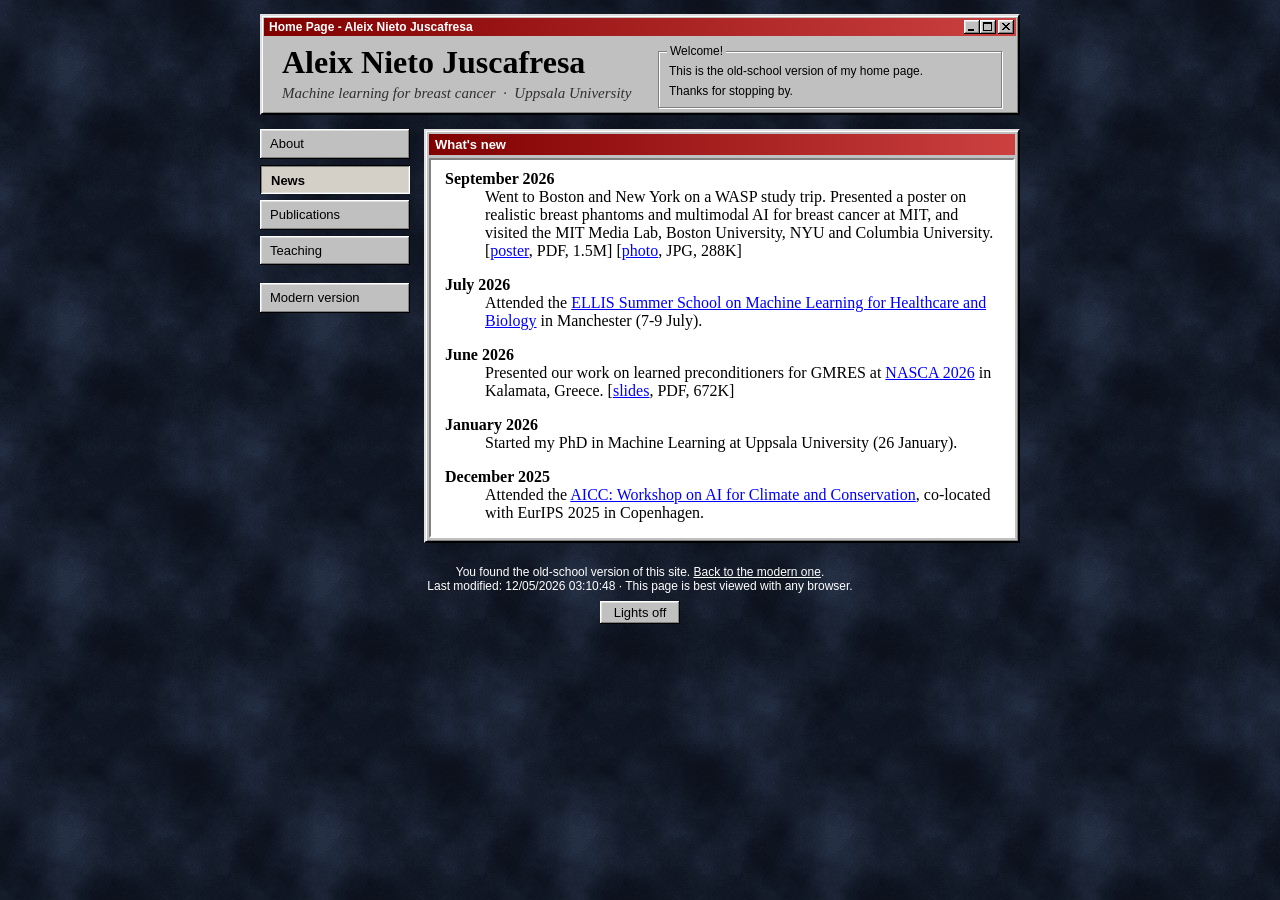
<file: ~aleix/news.htm>
<!DOCTYPE HTML PUBLIC "-//W3C//DTD HTML 3.2 Final//EN">
<!--
  The old-school edition of Aleix Nieto Juscafresa's home page.
  Plain HTML 3.2, plus a FIELDSET and a few BUTTONs from HTML 4.0. No frameworks, no web fonts, no build step.
  retro.css dresses it up as Windows 95, and retro.js runs the title bar, the boot screen and the visitor counter.
  The modern site lives one directory up.
-->
<HTML LANG="en">
<HEAD>
<META HTTP-EQUIV="Content-Type" CONTENT="text/html; charset=utf-8">
<META NAME="viewport" CONTENT="width=device-width, initial-scale=1">
<META NAME="author" CONTENT="Aleix Nieto Juscafresa">
<META NAME="description" CONTENT="Home page of Aleix Nieto Juscafresa, PhD student in machine learning at Uppsala University, working on machine learning for breast cancer.">
<META NAME="keywords" CONTENT="Aleix Nieto Juscafresa, machine learning, breast cancer, medical imaging, multimodal learning, mammography, Uppsala University, WASP">
<TITLE>Aleix Nieto Juscafresa - News</TITLE>
<SCRIPT LANGUAGE="JavaScript" SRC="../theme.js"></SCRIPT>
<SCRIPT LANGUAGE="JavaScript">
<!--
/* Runs before the first paint. Keeps what the title-bar buttons did while you move between the
   four pages, and blacks out the page when you arrive through the pi, so the boot screen in
   retro.js can take over. */
(function (h) {
  h.className += " js";
  try {
    var s = window.sessionStorage, st = JSON.parse(s.getItem("aleix95") || "{}");
    if (st.max) h.className += " max";
    if (st.bar) h.className += " taskbar";
    if (s.getItem("aleix95-boot")) {
      s.removeItem("aleix95-boot");
      if (!(window.matchMedia && window.matchMedia("(prefers-reduced-motion: reduce)").matches)) {
        h.className += " booting";
        setTimeout(function () { h.className = h.className.replace(/ booting\b/g, ""); }, 7000);
      }
    }
  } catch (e) {}
})(document.documentElement);
// -->
</SCRIPT>
<LINK REL="stylesheet" TYPE="text/css" HREF="retro.css">
</HEAD>

<BODY BACKGROUND="bg.jpg" BGCOLOR="#101622" TEXT="#000000" LINK="#0000FF" VLINK="#800080" ALINK="#FF0000">

<TABLE WIDTH="760" BORDER="0" CELLPADDING="0" CELLSPACING="0" ALIGN="center" CLASS="page">
<TR><TD COLSPAN="2">
<TABLE WIDTH="100%" BORDER="2" CELLPADDING="0" CELLSPACING="0" BGCOLOR="#C0C0C0" CLASS="win banner">
<TR><TD BGCOLOR="#800000" CLASS="bar"><TABLE WIDTH="100%" BORDER="0" CELLPADDING="0" CELLSPACING="0" CLASS="titlebar"><TR>
<TD><FONT FACE="Arial, Helvetica" SIZE="2" COLOR="#FFFFFF"><B>Home Page - Aleix Nieto Juscafresa</B></FONT></TD>
<TD ALIGN="right" CLASS="caps"><BUTTON TYPE="button" CLASS="cap" ID="cap-min" TITLE="Minimize" ARIA-LABEL="Minimize"><IMG SRC="cap-min.gif" WIDTH="16" HEIGHT="14" ALT=""></BUTTON><BUTTON TYPE="button" CLASS="cap" ID="cap-max" TITLE="Maximize" ARIA-LABEL="Maximize"><IMG SRC="cap-max.gif" WIDTH="16" HEIGHT="14" ALT=""></BUTTON><BUTTON TYPE="button" CLASS="cap close" ID="cap-close" TITLE="Close" ARIA-LABEL="Close"><IMG SRC="cap-close.gif" WIDTH="16" HEIGHT="14" ALT=""></BUTTON></TD>
</TR></TABLE></TD></TR>
<TR><TD CLASS="head"><TABLE WIDTH="100%" BORDER="0" CELLPADDING="0" CELLSPACING="0" CLASS="headrow"><TR>
<TD CLASS="who"><B CLASS="name">Aleix Nieto Juscafresa</B><BR>
<I CLASS="sub">Machine learning for breast cancer &nbsp;&middot;&nbsp; Uppsala University</I></TD>
<TD CLASS="hello"><FIELDSET CLASS="hello"><LEGEND>Welcome!</LEGEND>
<DIV>This is the old-school version of my home page.</DIV>
<DIV CLASS="cnt" ID="cnt">You are visitor number <SPAN CLASS="odo" ID="odo"><B>&nbsp;</B><B>&nbsp;</B><B>&nbsp;</B><B>&nbsp;</B><B>&nbsp;</B><B>&nbsp;</B><B>&nbsp;</B></SPAN></DIV>
<NOSCRIPT><DIV>Thanks for stopping by.</DIV></NOSCRIPT>
</FIELDSET></TD>
</TR></TABLE></TD></TR>
</TABLE>
</TD></TR>
<TR>
<TD WIDTH="150" VALIGN="top" CLASS="nav">
<NOBR><IMG SRC="ball.gif" WIDTH="14" HEIGHT="14" ALT="-" ALIGN="absmiddle"> <A HREF="index.html"><B>About</B></A></NOBR><BR>
<NOBR CLASS="cur"><IMG SRC="ball-red.gif" WIDTH="14" HEIGHT="14" ALT="&gt;" ALIGN="absmiddle"> <B CLASS="here">News</B></NOBR><BR>
<NOBR><IMG SRC="ball.gif" WIDTH="14" HEIGHT="14" ALT="-" ALIGN="absmiddle"> <A HREF="pubs.htm"><B>Publications</B></A></NOBR><BR>
<NOBR><IMG SRC="ball.gif" WIDTH="14" HEIGHT="14" ALT="-" ALIGN="absmiddle"> <A HREF="teaching.htm"><B>Teaching</B></A></NOBR><BR>
<BR>
<NOBR CLASS="modern"><IMG SRC="ball.gif" WIDTH="14" HEIGHT="14" ALT="-" ALIGN="absmiddle"> <A HREF="../#news"><B>Modern version</B></A></NOBR>
</TD>
<TD VALIGN="top" CLASS="main">

<TABLE WIDTH="100%" BORDER="2" CELLPADDING="0" CELLSPACING="0" BGCOLOR="#C0C0C0" CLASS="win">
<TR><TD BGCOLOR="#800000" CLASS="bar"><FONT FACE="Arial, Helvetica" SIZE="2" COLOR="#FFFFFF"><B>What's new</B></FONT></TD></TR>
<TR><TD CLASS="pane">
<DL>
<DT><B>September 2026</B>
<DD>Went to Boston and New York on a WASP study trip. Presented a poster on
realistic breast phantoms and multimodal AI for breast cancer at MIT, and
visited the MIT Media Lab, Boston University, NYU and Columbia University.
[<A HREF="../MIT_poster.pdf">poster</A>, PDF, 1.5M]
[<A HREF="../MIT_poster_photo.jpg">photo</A>, JPG, 288K]
<P>
<DT><B>July 2026</B>
<DD>Attended the
<A HREF="https://www.ellismcr.org/">ELLIS Summer School on Machine Learning for Healthcare and Biology</A>
in Manchester (<NOBR>7-9</NOBR> July).
<P>
<DT><B>June 2026</B>
<DD>Presented our work on learned preconditioners for GMRES at
<A HREF="https://nasca26.org/">NASCA 2026</A> in Kalamata, Greece.
[<A HREF="../Kalamata_presentation.pdf">slides</A>, PDF, 672K]
<P>
<DT><B>January 2026</B>
<DD>Started my PhD in Machine Learning at Uppsala University (26 January).
<P>
<DT><B>December 2025</B>
<DD>Attended the
<A HREF="https://sites.google.com/g.harvard.edu/aicceurips">AICC: Workshop on AI for Climate and Conservation</A>,
co-located with EurIPS 2025 in Copenhagen.
</DL>
</TD></TR>
</TABLE>
<BR>

</TD>
</TR>
<TR><TD COLSPAN="2" CLASS="foot">
You found the old-school version of this site.
<A HREF="../#news">Back to the modern one</A>.<BR>
Last modified:
<SCRIPT LANGUAGE="JavaScript">
<!--
document.write(document.lastModified);
// -->
</SCRIPT>
<NOSCRIPT>November 2026</NOSCRIPT>
&middot; This page is best viewed with any browser.
<FORM NAME="lights" CLASS="lights">
<INPUT TYPE="button" NAME="b" VALUE="Lights off" onClick="siteTheme.toggle()">
</FORM>
<SCRIPT LANGUAGE="JavaScript">
<!--
if (window.siteTheme) siteTheme.onChange(function (t) {
  document.lights.b.value = (t == "dark") ? "Lights on" : "Lights off";
});
// -->
</SCRIPT>
</TD></TR>
</TABLE>

<SCRIPT LANGUAGE="JavaScript" SRC="retro.js"></SCRIPT>
</BODY>
</HTML>
</file>
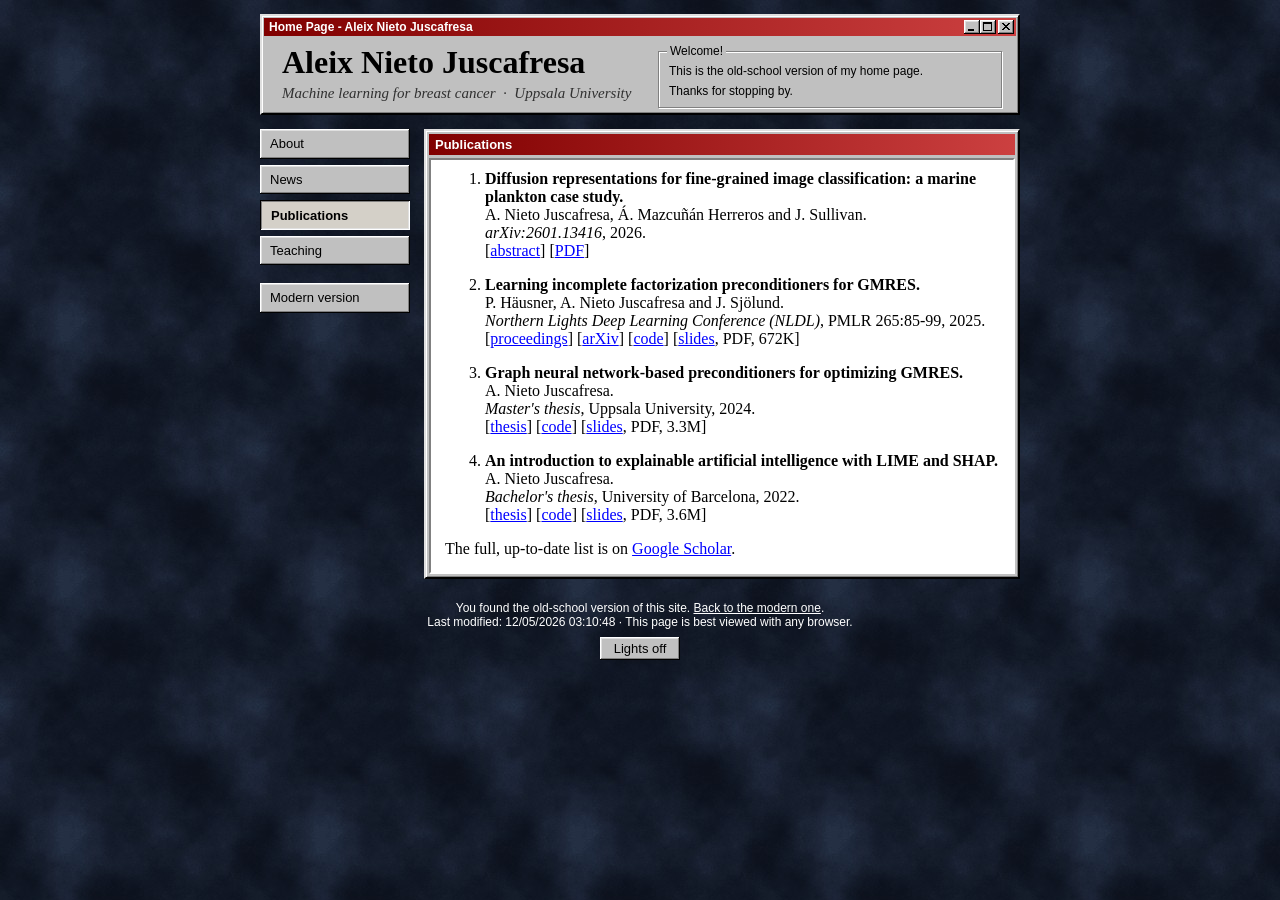
<file: ~aleix/pubs.htm>
<!DOCTYPE HTML PUBLIC "-//W3C//DTD HTML 3.2 Final//EN">
<!--
  The old-school edition of Aleix Nieto Juscafresa's home page.
  Plain HTML 3.2, plus a FIELDSET and a few BUTTONs from HTML 4.0. No frameworks, no web fonts, no build step.
  retro.css dresses it up as Windows 95, and retro.js runs the title bar, the boot screen and the visitor counter.
  The modern site lives one directory up.
-->
<HTML LANG="en">
<HEAD>
<META HTTP-EQUIV="Content-Type" CONTENT="text/html; charset=utf-8">
<META NAME="viewport" CONTENT="width=device-width, initial-scale=1">
<META NAME="author" CONTENT="Aleix Nieto Juscafresa">
<META NAME="description" CONTENT="Home page of Aleix Nieto Juscafresa, PhD student in machine learning at Uppsala University, working on machine learning for breast cancer.">
<META NAME="keywords" CONTENT="Aleix Nieto Juscafresa, machine learning, breast cancer, medical imaging, multimodal learning, mammography, Uppsala University, WASP">
<TITLE>Aleix Nieto Juscafresa - Publications</TITLE>
<SCRIPT LANGUAGE="JavaScript" SRC="../theme.js"></SCRIPT>
<SCRIPT LANGUAGE="JavaScript">
<!--
/* Runs before the first paint. Keeps what the title-bar buttons did while you move between the
   four pages, and blacks out the page when you arrive through the pi, so the boot screen in
   retro.js can take over. */
(function (h) {
  h.className += " js";
  try {
    var s = window.sessionStorage, st = JSON.parse(s.getItem("aleix95") || "{}");
    if (st.max) h.className += " max";
    if (st.bar) h.className += " taskbar";
    if (s.getItem("aleix95-boot")) {
      s.removeItem("aleix95-boot");
      if (!(window.matchMedia && window.matchMedia("(prefers-reduced-motion: reduce)").matches)) {
        h.className += " booting";
        setTimeout(function () { h.className = h.className.replace(/ booting\b/g, ""); }, 7000);
      }
    }
  } catch (e) {}
})(document.documentElement);
// -->
</SCRIPT>
<LINK REL="stylesheet" TYPE="text/css" HREF="retro.css">
</HEAD>

<BODY BACKGROUND="bg.jpg" BGCOLOR="#101622" TEXT="#000000" LINK="#0000FF" VLINK="#800080" ALINK="#FF0000">

<TABLE WIDTH="760" BORDER="0" CELLPADDING="0" CELLSPACING="0" ALIGN="center" CLASS="page">
<TR><TD COLSPAN="2">
<TABLE WIDTH="100%" BORDER="2" CELLPADDING="0" CELLSPACING="0" BGCOLOR="#C0C0C0" CLASS="win banner">
<TR><TD BGCOLOR="#800000" CLASS="bar"><TABLE WIDTH="100%" BORDER="0" CELLPADDING="0" CELLSPACING="0" CLASS="titlebar"><TR>
<TD><FONT FACE="Arial, Helvetica" SIZE="2" COLOR="#FFFFFF"><B>Home Page - Aleix Nieto Juscafresa</B></FONT></TD>
<TD ALIGN="right" CLASS="caps"><BUTTON TYPE="button" CLASS="cap" ID="cap-min" TITLE="Minimize" ARIA-LABEL="Minimize"><IMG SRC="cap-min.gif" WIDTH="16" HEIGHT="14" ALT=""></BUTTON><BUTTON TYPE="button" CLASS="cap" ID="cap-max" TITLE="Maximize" ARIA-LABEL="Maximize"><IMG SRC="cap-max.gif" WIDTH="16" HEIGHT="14" ALT=""></BUTTON><BUTTON TYPE="button" CLASS="cap close" ID="cap-close" TITLE="Close" ARIA-LABEL="Close"><IMG SRC="cap-close.gif" WIDTH="16" HEIGHT="14" ALT=""></BUTTON></TD>
</TR></TABLE></TD></TR>
<TR><TD CLASS="head"><TABLE WIDTH="100%" BORDER="0" CELLPADDING="0" CELLSPACING="0" CLASS="headrow"><TR>
<TD CLASS="who"><B CLASS="name">Aleix Nieto Juscafresa</B><BR>
<I CLASS="sub">Machine learning for breast cancer &nbsp;&middot;&nbsp; Uppsala University</I></TD>
<TD CLASS="hello"><FIELDSET CLASS="hello"><LEGEND>Welcome!</LEGEND>
<DIV>This is the old-school version of my home page.</DIV>
<DIV CLASS="cnt" ID="cnt">You are visitor number <SPAN CLASS="odo" ID="odo"><B>&nbsp;</B><B>&nbsp;</B><B>&nbsp;</B><B>&nbsp;</B><B>&nbsp;</B><B>&nbsp;</B><B>&nbsp;</B></SPAN></DIV>
<NOSCRIPT><DIV>Thanks for stopping by.</DIV></NOSCRIPT>
</FIELDSET></TD>
</TR></TABLE></TD></TR>
</TABLE>
</TD></TR>
<TR>
<TD WIDTH="150" VALIGN="top" CLASS="nav">
<NOBR><IMG SRC="ball.gif" WIDTH="14" HEIGHT="14" ALT="-" ALIGN="absmiddle"> <A HREF="index.html"><B>About</B></A></NOBR><BR>
<NOBR><IMG SRC="ball.gif" WIDTH="14" HEIGHT="14" ALT="-" ALIGN="absmiddle"> <A HREF="news.htm"><B>News</B></A></NOBR><BR>
<NOBR CLASS="cur"><IMG SRC="ball-red.gif" WIDTH="14" HEIGHT="14" ALT="&gt;" ALIGN="absmiddle"> <B CLASS="here">Publications</B></NOBR><BR>
<NOBR><IMG SRC="ball.gif" WIDTH="14" HEIGHT="14" ALT="-" ALIGN="absmiddle"> <A HREF="teaching.htm"><B>Teaching</B></A></NOBR><BR>
<BR>
<NOBR CLASS="modern"><IMG SRC="ball.gif" WIDTH="14" HEIGHT="14" ALT="-" ALIGN="absmiddle"> <A HREF="../#publications"><B>Modern version</B></A></NOBR>
</TD>
<TD VALIGN="top" CLASS="main">

<TABLE WIDTH="100%" BORDER="2" CELLPADDING="0" CELLSPACING="0" BGCOLOR="#C0C0C0" CLASS="win">
<TR><TD BGCOLOR="#800000" CLASS="bar"><FONT FACE="Arial, Helvetica" SIZE="2" COLOR="#FFFFFF"><B>Publications</B></FONT></TD></TR>
<TR><TD CLASS="pane">
<OL>
<LI><B>Diffusion representations for fine-grained image classification: a marine plankton case study.</B><BR>
A. Nieto Juscafresa, &Aacute;. Mazcu&ntilde;&aacute;n Herreros and J. Sullivan.<BR>
<I>arXiv:2601.13416</I>, 2026.<BR>
[<A HREF="https://arxiv.org/abs/2601.13416">abstract</A>]
[<A HREF="https://arxiv.org/pdf/2601.13416">PDF</A>]
<P>

<LI><B>Learning incomplete factorization preconditioners for GMRES.</B><BR>
P. H&auml;usner, A. Nieto Juscafresa and J. Sj&ouml;lund.<BR>
<I>Northern Lights Deep Learning Conference (NLDL)</I>, PMLR 265:85-99, 2025.<BR>
[<A HREF="https://proceedings.mlr.press/v265/hausner25a.html">proceedings</A>]
[<A HREF="https://arxiv.org/abs/2409.08262">arXiv</A>]
[<A HREF="https://github.com/paulhausner/neural-incomplete-factorization">code</A>]
[<A HREF="../Kalamata_presentation.pdf">slides</A>, PDF, 672K]
<P>

<LI><B>Graph neural network-based preconditioners for optimizing GMRES.</B><BR>
A. Nieto Juscafresa.<BR>
<I>Master's thesis</I>, Uppsala University, 2024.<BR>
[<A HREF="https://uu.diva-portal.org/smash/record.jsf?pid=diva2:1914534">thesis</A>]
[<A HREF="https://github.com/aleixnieto/master_thesis">code</A>]
[<A HREF="../masters_thesis_presentation.pdf">slides</A>, PDF, 3.3M]
<P>

<LI><B>An introduction to explainable artificial intelligence with LIME and SHAP.</B><BR>
A. Nieto Juscafresa.<BR>
<I>Bachelor's thesis</I>, University of Barcelona, 2022.<BR>
[<A HREF="https://diposit.ub.edu/dspace/handle/2445/192075">thesis</A>]
[<A HREF="https://github.com/aleixnieto/LIME_SHAP">code</A>]
[<A HREF="../bachelors_thesis_presentation.pdf">slides</A>, PDF, 3.6M]
</OL>

<P>
The full, up-to-date list is on <A HREF="https://scholar.google.com/citations?user=vavacbAAAAAJ&amp;hl=ca">Google Scholar</A>.
</TD></TR>
</TABLE>
<BR>

</TD>
</TR>
<TR><TD COLSPAN="2" CLASS="foot">
You found the old-school version of this site.
<A HREF="../#publications">Back to the modern one</A>.<BR>
Last modified:
<SCRIPT LANGUAGE="JavaScript">
<!--
document.write(document.lastModified);
// -->
</SCRIPT>
<NOSCRIPT>October 2026</NOSCRIPT>
&middot; This page is best viewed with any browser.
<FORM NAME="lights" CLASS="lights">
<INPUT TYPE="button" NAME="b" VALUE="Lights off" onClick="siteTheme.toggle()">
</FORM>
<SCRIPT LANGUAGE="JavaScript">
<!--
if (window.siteTheme) siteTheme.onChange(function (t) {
  document.lights.b.value = (t == "dark") ? "Lights on" : "Lights off";
});
// -->
</SCRIPT>
</TD></TR>
</TABLE>

<SCRIPT LANGUAGE="JavaScript" SRC="retro.js"></SCRIPT>
</BODY>
</HTML>
</file>
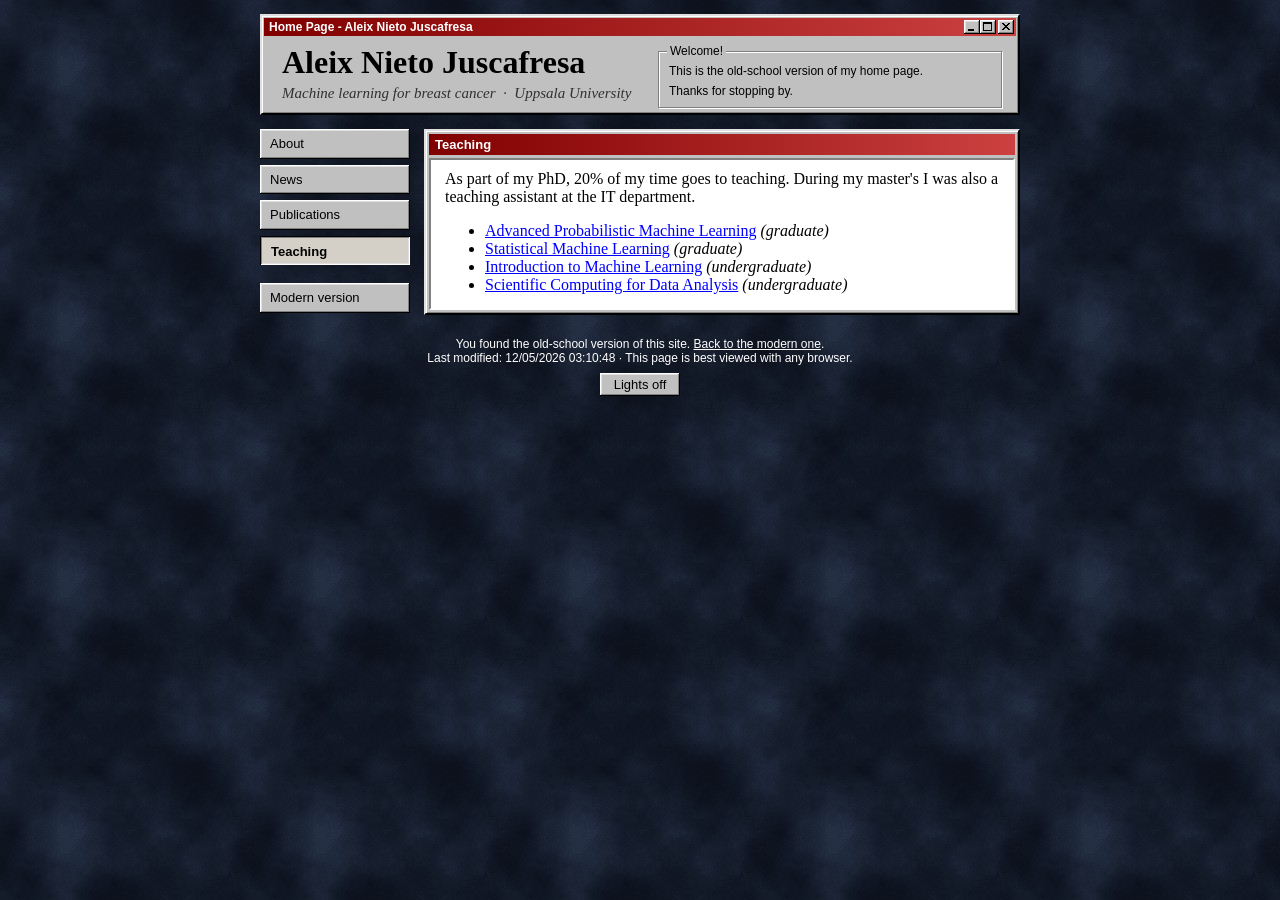
<file: ~aleix/teaching.htm>
<!DOCTYPE HTML PUBLIC "-//W3C//DTD HTML 3.2 Final//EN">
<!--
  The old-school edition of Aleix Nieto Juscafresa's home page.
  Plain HTML 3.2, plus a FIELDSET and a few BUTTONs from HTML 4.0. No frameworks, no web fonts, no build step.
  retro.css dresses it up as Windows 95, and retro.js runs the title bar, the boot screen and the visitor counter.
  The modern site lives one directory up.
-->
<HTML LANG="en">
<HEAD>
<META HTTP-EQUIV="Content-Type" CONTENT="text/html; charset=utf-8">
<META NAME="viewport" CONTENT="width=device-width, initial-scale=1">
<META NAME="author" CONTENT="Aleix Nieto Juscafresa">
<META NAME="description" CONTENT="Home page of Aleix Nieto Juscafresa, PhD student in machine learning at Uppsala University, working on machine learning for breast cancer.">
<META NAME="keywords" CONTENT="Aleix Nieto Juscafresa, machine learning, breast cancer, medical imaging, multimodal learning, mammography, Uppsala University, WASP">
<TITLE>Aleix Nieto Juscafresa - Teaching</TITLE>
<SCRIPT LANGUAGE="JavaScript" SRC="../theme.js"></SCRIPT>
<SCRIPT LANGUAGE="JavaScript">
<!--
/* Runs before the first paint. Keeps what the title-bar buttons did while you move between the
   four pages, and blacks out the page when you arrive through the pi, so the boot screen in
   retro.js can take over. */
(function (h) {
  h.className += " js";
  try {
    var s = window.sessionStorage, st = JSON.parse(s.getItem("aleix95") || "{}");
    if (st.max) h.className += " max";
    if (st.bar) h.className += " taskbar";
    if (s.getItem("aleix95-boot")) {
      s.removeItem("aleix95-boot");
      if (!(window.matchMedia && window.matchMedia("(prefers-reduced-motion: reduce)").matches)) {
        h.className += " booting";
        setTimeout(function () { h.className = h.className.replace(/ booting\b/g, ""); }, 7000);
      }
    }
  } catch (e) {}
})(document.documentElement);
// -->
</SCRIPT>
<LINK REL="stylesheet" TYPE="text/css" HREF="retro.css">
</HEAD>

<BODY BACKGROUND="bg.jpg" BGCOLOR="#101622" TEXT="#000000" LINK="#0000FF" VLINK="#800080" ALINK="#FF0000">

<TABLE WIDTH="760" BORDER="0" CELLPADDING="0" CELLSPACING="0" ALIGN="center" CLASS="page">
<TR><TD COLSPAN="2">
<TABLE WIDTH="100%" BORDER="2" CELLPADDING="0" CELLSPACING="0" BGCOLOR="#C0C0C0" CLASS="win banner">
<TR><TD BGCOLOR="#800000" CLASS="bar"><TABLE WIDTH="100%" BORDER="0" CELLPADDING="0" CELLSPACING="0" CLASS="titlebar"><TR>
<TD><FONT FACE="Arial, Helvetica" SIZE="2" COLOR="#FFFFFF"><B>Home Page - Aleix Nieto Juscafresa</B></FONT></TD>
<TD ALIGN="right" CLASS="caps"><BUTTON TYPE="button" CLASS="cap" ID="cap-min" TITLE="Minimize" ARIA-LABEL="Minimize"><IMG SRC="cap-min.gif" WIDTH="16" HEIGHT="14" ALT=""></BUTTON><BUTTON TYPE="button" CLASS="cap" ID="cap-max" TITLE="Maximize" ARIA-LABEL="Maximize"><IMG SRC="cap-max.gif" WIDTH="16" HEIGHT="14" ALT=""></BUTTON><BUTTON TYPE="button" CLASS="cap close" ID="cap-close" TITLE="Close" ARIA-LABEL="Close"><IMG SRC="cap-close.gif" WIDTH="16" HEIGHT="14" ALT=""></BUTTON></TD>
</TR></TABLE></TD></TR>
<TR><TD CLASS="head"><TABLE WIDTH="100%" BORDER="0" CELLPADDING="0" CELLSPACING="0" CLASS="headrow"><TR>
<TD CLASS="who"><B CLASS="name">Aleix Nieto Juscafresa</B><BR>
<I CLASS="sub">Machine learning for breast cancer &nbsp;&middot;&nbsp; Uppsala University</I></TD>
<TD CLASS="hello"><FIELDSET CLASS="hello"><LEGEND>Welcome!</LEGEND>
<DIV>This is the old-school version of my home page.</DIV>
<DIV CLASS="cnt" ID="cnt">You are visitor number <SPAN CLASS="odo" ID="odo"><B>&nbsp;</B><B>&nbsp;</B><B>&nbsp;</B><B>&nbsp;</B><B>&nbsp;</B><B>&nbsp;</B><B>&nbsp;</B></SPAN></DIV>
<NOSCRIPT><DIV>Thanks for stopping by.</DIV></NOSCRIPT>
</FIELDSET></TD>
</TR></TABLE></TD></TR>
</TABLE>
</TD></TR>
<TR>
<TD WIDTH="150" VALIGN="top" CLASS="nav">
<NOBR><IMG SRC="ball.gif" WIDTH="14" HEIGHT="14" ALT="-" ALIGN="absmiddle"> <A HREF="index.html"><B>About</B></A></NOBR><BR>
<NOBR><IMG SRC="ball.gif" WIDTH="14" HEIGHT="14" ALT="-" ALIGN="absmiddle"> <A HREF="news.htm"><B>News</B></A></NOBR><BR>
<NOBR><IMG SRC="ball.gif" WIDTH="14" HEIGHT="14" ALT="-" ALIGN="absmiddle"> <A HREF="pubs.htm"><B>Publications</B></A></NOBR><BR>
<NOBR CLASS="cur"><IMG SRC="ball-red.gif" WIDTH="14" HEIGHT="14" ALT="&gt;" ALIGN="absmiddle"> <B CLASS="here">Teaching</B></NOBR><BR>
<BR>
<NOBR CLASS="modern"><IMG SRC="ball.gif" WIDTH="14" HEIGHT="14" ALT="-" ALIGN="absmiddle"> <A HREF="../#teaching"><B>Modern version</B></A></NOBR>
</TD>
<TD VALIGN="top" CLASS="main">

<TABLE WIDTH="100%" BORDER="2" CELLPADDING="0" CELLSPACING="0" BGCOLOR="#C0C0C0" CLASS="win">
<TR><TD BGCOLOR="#800000" CLASS="bar"><FONT FACE="Arial, Helvetica" SIZE="2" COLOR="#FFFFFF"><B>Teaching</B></FONT></TD></TR>
<TR><TD CLASS="pane">
<P>
As part of my PhD, 20% of my time goes to teaching. During my master's I was
also a teaching assistant at the IT department.

<UL>
<LI><A HREF="https://www.uu.se/en/study/course?query=1RT705">Advanced Probabilistic Machine Learning</A> <I>(graduate)</I>
<LI><A HREF="https://www.uu.se/en/study/course?query=1RT700">Statistical Machine Learning</A> <I>(graduate)</I>
<LI><A HREF="https://www.uu.se/en/study/course?query=1DL034">Introduction to Machine Learning</A> <I>(undergraduate)</I>
<LI><A HREF="https://www.uu.se/en/study/course?query=1TD352">Scientific Computing for Data Analysis</A> <I>(undergraduate)</I>
</UL>
</TD></TR>
</TABLE>
<BR>

</TD>
</TR>
<TR><TD COLSPAN="2" CLASS="foot">
You found the old-school version of this site.
<A HREF="../#teaching">Back to the modern one</A>.<BR>
Last modified:
<SCRIPT LANGUAGE="JavaScript">
<!--
document.write(document.lastModified);
// -->
</SCRIPT>
<NOSCRIPT>November 2026</NOSCRIPT>
&middot; This page is best viewed with any browser.
<FORM NAME="lights" CLASS="lights">
<INPUT TYPE="button" NAME="b" VALUE="Lights off" onClick="siteTheme.toggle()">
</FORM>
<SCRIPT LANGUAGE="JavaScript">
<!--
if (window.siteTheme) siteTheme.onChange(function (t) {
  document.lights.b.value = (t == "dark") ? "Lights on" : "Lights off";
});
// -->
</SCRIPT>
</TD></TR>
</TABLE>

<SCRIPT LANGUAGE="JavaScript" SRC="retro.js"></SCRIPT>
</BODY>
</HTML>
</file>
<file: ~aleix/retro.css>
/* The old-school pages are HTML 3.2 (plus a FIELDSET and a few BUTTONs from HTML 4.0).
   This file tidies the boxes, keeps things comfortable on today's screens, follows the
   site-wide light/dark setting and styles the Windows 95 parts that retro.js brings to life. */

[hidden] { display: none !important; }

/* ---------- page ---------- */
body { margin: 14px 8px 28px; font-family: "Times New Roman", Times, serif; background-color: #101622; }
table.page { max-width: 100%; }
td.main { padding-top: 14px; vertical-align: top; }
img.photo { image-rendering: pixelated; }
pre { overflow-x: auto; }
html[data-theme="dark"] { color-scheme: dark; }
html.max body { margin-left: 0; margin-right: 0; }
html.max table.page { width: 100% !important; }

/* ---------- windows ---------- */
table.win { background: #C0C0C0; color: #000000; border: 2px solid; border-color: #DFDFDF #000000 #000000 #DFDFDF;
  box-shadow: inset 1px 1px 0 #FFFFFF, inset -1px -1px 0 #808080; border-collapse: separate; border-spacing: 3px; }
table.win td { border: 0; }
table.win table { color: inherit; }
table.win td.bar { background: #800000; background: linear-gradient(90deg, #800000, #CC4040); padding: 3px 6px; }
td.bar font { font-family: Tahoma, Verdana, Arial, sans-serif; font-size: 13px; }
table.win td.pane { background: #FFFFFF; border: 2px solid; border-color: #808080 #FFFFFF #FFFFFF #808080; padding: 10px 14px; }
td.pane > :last-child { margin-bottom: 4px; }
table.win a:link { color: #0000FF; }
table.win a:visited { color: #800080; }

/* ---------- the banner: a window with a working title bar and the welcome box ---------- */
table.banner { border-spacing: 2px; }
table.banner td.bar { height: 18px; padding: 0 2px 0 5px; }
table.titlebar { border-collapse: collapse; }
table.titlebar td { padding: 0; vertical-align: middle; }
table.banner td.bar font { font: bold 12px Tahoma, Verdana, Arial, sans-serif; white-space: nowrap; }
td.caps { width: 52px; text-align: right; white-space: nowrap; font-size: 0; line-height: 0; }
button.cap { display: inline-block; vertical-align: middle; width: 16px; height: 14px; margin: 0; padding: 0; border: 0;
  background: #C0C0C0; cursor: pointer; box-shadow: inset -1px -1px #000000, inset 1px 1px #FFFFFF, inset -2px -2px #808080, inset 2px 2px #DFDFDF; }
button.cap img { display: block; image-rendering: pixelated; }
button.cap:active { box-shadow: inset 1px 1px #000000, inset -1px -1px #FFFFFF, inset 2px 2px #808080, inset -2px -2px #DFDFDF; }
button.cap:active img { transform: translate(1px, 1px); }
button.cap.close { margin-left: 2px; }
button.cap:focus-visible { outline: 1px dotted #000000; outline-offset: -4px; }
html:not(.js) button.cap { cursor: default; }
td.head { height: 73px; padding: 0 14px 0 18px; }
table.headrow { width: 100%; border-collapse: collapse; }
table.headrow td { padding: 0; }
td.who { vertical-align: bottom; padding-bottom: 6px !important; }
td.who b.name { display: block; font: bold 32px/1 "Times New Roman", Times, serif; color: #000000; white-space: nowrap; }
td.who br { display: none; }
td.who i.sub { display: block; margin-top: 6px; font: italic 15px/1.2 "Times New Roman", Times, serif; color: #303030; }
td.hello { vertical-align: middle; text-align: right; padding-left: 12px !important; }

/* the welcome box: a Windows 95 group box with three evenly spaced lines and the visitor counter */
fieldset.hello { display: inline-block; width: 322px; margin: 0; padding: 0 10px 6px; text-align: left; vertical-align: middle;
  border: 1px solid #808080; box-shadow: inset 1px 1px 0 #FFFFFF, 1px 1px 0 #FFFFFF;
  font: 12px/20px Tahoma, Verdana, "MS Sans Serif", Arial, sans-serif; color: #000000; }
fieldset.hello legend { position: relative; padding: 0 3px; margin-left: -2px; background: #C0C0C0; font: inherit; line-height: 20px; }
fieldset.hello div.cnt { height: 20px; display: flex; align-items: center; gap: 6px; white-space: nowrap; }
html:not(.js) fieldset.hello div.cnt { display: none; }
span.odo { display: inline-flex; gap: 1px; padding: 1px; background: #000000; box-shadow: 1px 1px 0 #FFFFFF, -1px -1px 0 #808080; }
span.odo b { width: 11px; height: 15px; background: #000000; background: linear-gradient(#3A3A3A, #000000 42%, #000000 58%, #3A3A3A);
  color: #FFFFFF; font: bold 12px/15px "Courier New", Courier, monospace; text-align: center; }

/* ---------- menu: the whole box is the link, and it presses in like a Windows button ---------- */
td.nav { padding: 14px 14px 0 0; vertical-align: top; font-family: Tahoma, Verdana, "MS Sans Serif", Arial, sans-serif; font-size: 13px; line-height: 1.2; }
td.nav img, td.nav br { display: none; }
td.nav nobr { display: block; margin: 0 0 6px; }
td.nav nobr.modern { margin-top: 18px; }
td.nav a, td.nav b.here { display: block; padding: 7px 10px; background: #C0C0C0; color: #000000; text-decoration: none; font-weight: normal;
  box-shadow: inset -1px -1px #000000, inset 1px 1px #FFFFFF, inset -2px -2px #808080, inset 2px 2px #DFDFDF; }
td.nav a b { font-weight: normal; }
td.nav a:link, td.nav a:visited { color: #000000; }
td.nav a:hover { background: #C8C8C8; }
td.nav a:active, td.nav b.here { background: #D4D0C8; padding: 8px 9px 6px 11px;
  box-shadow: inset 1px 1px #000000, inset -1px -1px #FFFFFF, inset 2px 2px #808080, inset -2px -2px #DFDFDF; }
td.nav b.here { font-weight: bold; cursor: default; }
td.nav a:focus-visible { outline: 1px dotted #000000; outline-offset: -5px; }

/* ---------- footer ---------- */
td.foot { padding-top: 4px; text-align: center; color: #FFFFFF; font-family: Tahoma, Verdana, Arial, sans-serif; font-size: 12px; }
td.foot a:link, td.foot a:visited { color: #FFFFFF; }
form.lights { margin: 8px 0 0; }
html:not([data-theme]) form.lights { display: none; }
form.lights input { font: 13px Tahoma, Verdana, Arial, sans-serif; color: #000000; background: #C0C0C0; padding: 4px 14px; border: 0; cursor: pointer;
  box-shadow: inset -1px -1px #000000, inset 1px 1px #FFFFFF, inset -2px -2px #808080, inset 2px 2px #DFDFDF; }
form.lights input:active { box-shadow: inset 1px 1px #000000, inset -1px -1px #FFFFFF, inset 2px 2px #808080, inset -2px -2px #DFDFDF; }

/* ---------- Windows 95 scroll bars (Chrome, Edge and Safari) ---------- */
::-webkit-scrollbar { width: 16px; height: 16px; }
::-webkit-scrollbar-track { background: #FFFFFF repeating-conic-gradient(#C0C0C0 0% 25%, #FFFFFF 0% 50%) 0 0 / 2px 2px; }
::-webkit-scrollbar-thumb, ::-webkit-scrollbar-button:single-button { background-color: #C0C0C0;
  box-shadow: inset -1px -1px #000000, inset 1px 1px #DFDFDF, inset -2px -2px #808080, inset 2px 2px #FFFFFF; }
::-webkit-scrollbar-button:single-button { display: block; width: 16px; height: 16px; background-repeat: no-repeat; background-position: center; }
::-webkit-scrollbar-button:single-button:vertical:decrement { background-image: url("data:image/svg+xml,%3Csvg xmlns='http://www.w3.org/2000/svg' width='7' height='4'%3E%3Cpath d='M3 0h1v1h1v1h1v1h1v1H0V3h1V2h1V1h1z'/%3E%3C/svg%3E"); }
::-webkit-scrollbar-button:single-button:vertical:increment { background-image: url("data:image/svg+xml,%3Csvg xmlns='http://www.w3.org/2000/svg' width='7' height='4'%3E%3Cpath d='M0 0h7v1H6v1H5v1H4v1H3V3H2V2H1V1H0z'/%3E%3C/svg%3E"); }
::-webkit-scrollbar-button:single-button:horizontal:decrement { background-image: url("data:image/svg+xml,%3Csvg xmlns='http://www.w3.org/2000/svg' width='4' height='7'%3E%3Cpath d='M0 3h1V2h1V1h1V0h1v7H3V6H2V5H1V4H0z'/%3E%3C/svg%3E"); }
::-webkit-scrollbar-button:single-button:horizontal:increment { background-image: url("data:image/svg+xml,%3Csvg xmlns='http://www.w3.org/2000/svg' width='4' height='7'%3E%3Cpath d='M0 0h1v1h1v1h1v1h1v1H3v1H2v1H1v1H0z'/%3E%3C/svg%3E"); }
::-webkit-scrollbar-button:single-button:active { box-shadow: inset 1px 1px #808080, inset -1px -1px #808080; }
::-webkit-scrollbar-corner { background: #C0C0C0; }

/* ---------- lights off: Windows High Contrast Black ---------- */
html[data-theme="dark"] table.win { background: #000000; color: #FFFFFF; border-color: #FFFFFF; box-shadow: none; }
html[data-theme="dark"] table.win td.bar { background: #800000; }
html[data-theme="dark"] table.win td.pane { background: #000000; border-color: #FFFFFF; }
html[data-theme="dark"] table.win a:link { color: #FFFF00; }
html[data-theme="dark"] table.win a:visited { color: #00FFFF; }
html[data-theme="dark"] td.who b.name, html[data-theme="dark"] td.who i.sub { color: #FFFFFF; }
html[data-theme="dark"] fieldset.hello { color: #FFFFFF; border-color: #FFFFFF; box-shadow: none; }
html[data-theme="dark"] fieldset.hello legend { background: #000000; }
html[data-theme="dark"] span.odo { box-shadow: 0 0 0 1px #FFFFFF; }
html[data-theme="dark"] button.cap { background: #000000; box-shadow: inset 0 0 0 1px #FFFFFF; }
html[data-theme="dark"] button.cap img { filter: invert(1); }
html[data-theme="dark"] td.nav a, html[data-theme="dark"] td.nav b.here { background: #000000; color: #FFFFFF; box-shadow: inset 0 0 0 2px #FFFFFF; }
html[data-theme="dark"] td.nav a:link, html[data-theme="dark"] td.nav a:visited { color: #FFFFFF; }
html[data-theme="dark"] td.nav b.here, html[data-theme="dark"] td.nav a:active { background: #800000; }
html[data-theme="dark"] form.lights input { background: #000000; color: #FFFFFF; box-shadow: inset 0 0 0 2px #FFFFFF; }

/* ---------- phones ---------- */
@media (max-width: 640px) {
  table.page, table.page > tbody > tr > td { display: block; width: auto !important; }
  td.nav { padding: 10px 0 0; }
  td.nav nobr { display: inline-block; margin: 0 6px 6px 0; }
  td.nav nobr.modern { margin-top: 0; }
  td.head { height: auto; padding: 8px 10px 10px 12px; }
  table.headrow, table.headrow > tbody > tr > td { display: block; width: auto; }
  td.who b.name { font-size: 27px; white-space: normal; }
  td.hello { text-align: left; padding: 10px 0 0 !important; }
  fieldset.hello { display: block; width: auto; }
  table.card td { display: block; }
  table.card td.gap { display: none; }
  table.card img.photo { margin-bottom: 10px; }
  pre { font-size: 2.6vw; }
  td.pane { overflow-wrap: anywhere; }
}
@media (max-width: 360px) {
  table.banner td.bar font { font-size: 11px; }
  fieldset.hello { font-size: 11px; }
}

/* ======================= the parts retro.js adds ======================= */

/* boot screen, shown when you arrive through the pi on the modern page */
html.booting body { background: #000000 !important; }
html.booting table.page { visibility: hidden; }
#boot { position: fixed; inset: 0; z-index: 1000; background: #000000; cursor: pointer; overflow: hidden; }
#boot .bios { position: absolute; inset: 0; padding: 28px 34px; color: #AAAAAA; font: bold 16px/1.45 "Lucida Console", "Courier New", monospace; }
#boot pre { margin: 0; font: inherit; white-space: pre; overflow: hidden; }
#boot .w { color: #FFFFFF; }
#boot .logo { position: absolute; right: 34px; top: 26px; width: 118px; text-align: center; color: #FFFF55; font: bold 13px/1.2 "Courier New", monospace; }
#boot .logo b { display: block; font: bold italic 64px/1 "Times New Roman", serif; color: #FF5555; text-shadow: 3px 3px 0 #550000; }
#boot .hint { position: absolute; left: 34px; bottom: 24px; color: #FFFFFF; }
#boot .splash { position: absolute; inset: 0; display: flex; flex-direction: column; align-items: center; justify-content: center; text-align: center;
  background: #101622 url(bg.jpg) repeat; color: #FFFFFF; animation: r95-in .35s both; }
#boot .splash .t { font: bold 46px "Times New Roman", Times, serif; text-shadow: 3px 3px 0 #000000; }
#boot .splash .s { margin-top: 8px; font: italic 26px "Times New Roman", Times, serif; text-shadow: 2px 2px 0 #000000; }
#boot .splash .s b { font-style: normal; color: #FF7070; }
#boot .splash .bar { position: absolute; left: 0; right: 0; bottom: 0; height: 10px;
  background: linear-gradient(90deg, #400000, #CC4040, #FFB0B0, #CC4040, #400000) 0 0 / 50% 100%; animation: r95-bar .9s linear infinite; }
#boot.out { animation: r95-out .35s both; }
@media (max-width: 640px) {
  #boot .bios { padding: 16px 14px; font-size: 2.45vw; }
  #boot .logo { display: none; }
  #boot .hint { left: 14px; bottom: 16px; }
  #boot .splash .t { font-size: 8vw; }
  #boot .splash .s { font-size: 5vw; }
}
@keyframes r95-bar { to { background-position: 100% 0; } }
@keyframes r95-in { from { opacity: 0; } }
@keyframes r95-out { to { opacity: 0; } }

/* Windows 95 widgets used by the title-bar buttons */
.r95 { font: 12px Tahoma, Verdana, "MS Sans Serif", Arial, sans-serif; color: #000000; }
.r95-box { background: #C0C0C0; border: 2px solid; border-color: #DFDFDF #000000 #000000 #DFDFDF; box-shadow: inset 1px 1px 0 #FFFFFF, inset -1px -1px 0 #808080; padding: 2px; }
.r95-title { display: flex; align-items: center; justify-content: space-between; height: 18px; padding: 0 2px 0 4px;
  background: #800000; background: linear-gradient(90deg, #800000, #CC4040); color: #FFFFFF; font-weight: bold; white-space: nowrap; overflow: hidden; }
.r95-btn { min-width: 76px; padding: 5px 14px; border: 0; background: #C0C0C0; color: #000000; font: 12px Tahoma, Verdana, "MS Sans Serif", Arial, sans-serif; cursor: pointer;
  box-shadow: inset -1px -1px #000000, inset 1px 1px #FFFFFF, inset -2px -2px #808080, inset 2px 2px #DFDFDF; }
.r95-btn:active, .r95-btn.on { padding: 6px 13px 4px 15px; box-shadow: inset 1px 1px #000000, inset -1px -1px #FFFFFF, inset 2px 2px #808080, inset -2px -2px #DFDFDF; }
.r95-btn:focus-visible { outline: 1px dotted #000000; outline-offset: -5px; }
.r95-zoom { position: fixed; z-index: 900; overflow: hidden; white-space: nowrap; padding: 2px 5px; pointer-events: none;
  background: #800000; background: linear-gradient(90deg, #800000, #CC4040); color: #FFFFFF; font: bold 12px Tahoma, Verdana, Arial, sans-serif; }
html.minimized { overflow: hidden; }
html.minimized table.page, html.r95-hide table.page { visibility: hidden; }
html.taskbar body { padding-bottom: 34px; }
#r95-taskbar { position: fixed; left: 0; right: 0; bottom: 0; z-index: 800; height: 30px; display: flex; align-items: center; gap: 4px; padding: 3px 3px 1px;
  background: #C0C0C0; box-shadow: inset 0 1px #DFDFDF, inset 0 2px #FFFFFF; }
#r95-taskbar .r95-btn { height: 24px; min-width: 0; padding: 0 8px; display: flex; align-items: center; gap: 5px; }
#r95-taskbar .r95-btn:active, #r95-taskbar .r95-btn.on { padding: 1px 7px 0 9px; }
#r95-start { font-weight: bold; }
#r95-start .pi { font: bold italic 17px "Times New Roman", serif; color: #990000; line-height: 1; }
#r95-task { flex: 0 1 230px; min-width: 0; justify-content: flex-start; overflow: hidden; white-space: nowrap; }
#r95-task span { overflow: hidden; text-overflow: ellipsis; }
#r95-task.on { background: #FFFFFF repeating-conic-gradient(#C0C0C0 0% 25%, #FFFFFF 0% 50%) 0 0 / 2px 2px; font-weight: bold; }
#r95-clock { margin-left: auto; height: 24px; padding: 0 12px; display: flex; align-items: center; box-shadow: inset 1px 1px #808080, inset -1px -1px #FFFFFF; }
#r95-menu { position: fixed; left: 2px; bottom: 29px; z-index: 850; display: flex; }
#r95-menu .side { width: 24px; display: flex; align-items: flex-end; justify-content: center; background: #800000; background: linear-gradient(0deg, #800000, #CC4040); }
#r95-menu .side span { padding: 8px 0; writing-mode: vertical-rl; transform: rotate(180deg); color: #FFFFFF; font: bold 17px Arial, sans-serif; }
#r95-menu .side b { font-weight: normal; color: #FFC8C8; }
#r95-menu .items { display: flex; flex-direction: column; min-width: 200px; }
#r95-menu .items a, #r95-menu .items button { display: flex; align-items: center; gap: 9px; padding: 6px 16px 6px 8px; border: 0; background: none;
  color: #000000; text-align: left; text-decoration: none; font: inherit; cursor: pointer; }
#r95-menu .items a:hover, #r95-menu .items button:hover, #r95-menu .items a:focus-visible, #r95-menu .items button:focus-visible { background: #800000; color: #FFFFFF; outline: 0; }
#r95-menu hr { margin: 3px 2px; border: 0; border-top: 1px solid #808080; border-bottom: 1px solid #FFFFFF; }
#r95-menu svg, .r95-icon svg { flex: none; }
#r95-icons { position: fixed; left: 8px; top: 10px; z-index: 700; display: flex; flex-direction: column; gap: 12px; }
.r95-icon { width: 80px; padding: 3px 2px; border: 0; background: none; display: flex; flex-direction: column; align-items: center; gap: 4px;
  color: #FFFFFF; font: 12px/1.25 Tahoma, Verdana, Arial, sans-serif; text-align: center; cursor: default; }
.r95-icon span { padding: 0 2px; border: 1px dotted transparent; text-shadow: 1px 1px 0 #000000; }
.r95-icon.sel span { background: #800000; border-color: #FFFFFF; text-shadow: none; }
.r95-icon.sel svg { filter: brightness(.6) sepia(1) saturate(6) hue-rotate(-40deg); }
.r95-icon:focus { outline: 0; }
.r95-icon:focus-visible span { border-color: #FFFFFF; }
#r95-modal { position: fixed; inset: 0; z-index: 950; display: grid; place-items: center; padding: 12px; }
.r95-dlg { width: 100%; max-width: 420px; }
.r95-dlg .body { display: flex; gap: 14px; align-items: flex-start; padding: 16px 14px 12px; line-height: 1.45; }
.r95-dlg .body svg { flex: none; }
.r95-dlg label { display: flex; gap: 6px; align-items: center; margin: 5px 0; cursor: pointer; }
.r95-dlg .btns { display: flex; justify-content: center; gap: 8px; padding: 0 0 12px; }
.r95-dlg .x { width: 16px; height: 14px; padding: 0; border: 0; background: #C0C0C0; cursor: pointer;
  box-shadow: inset -1px -1px #000000, inset 1px 1px #FFFFFF, inset -2px -2px #808080, inset 2px 2px #DFDFDF; }
.r95-dlg .x img { display: block; image-rendering: pixelated; }
.r95-dlg .x:active { box-shadow: inset 1px 1px #000000, inset -1px -1px #FFFFFF, inset 2px 2px #808080, inset -2px -2px #DFDFDF; }
#r95-off { position: fixed; inset: 0; z-index: 1000; background: #000000; cursor: pointer; }
#r95-off .text { position: absolute; inset: 0; display: grid; place-items: center; padding: 20px; text-align: center; color: #FF8A00; font: bold 26px/1.35 Arial, sans-serif; }
.r95-beam { position: fixed; left: 0; right: 0; top: 50%; height: 2px; margin-top: -1px; z-index: 1001; opacity: 0; pointer-events: none; background: #FFFFFF;
  box-shadow: 0 0 8px 2px rgba(255, 255, 255, .9), 0 0 26px 7px rgba(160, 200, 255, .5); }
.r95-tip { position: fixed; z-index: 960; padding: 4px 7px; border: 1px solid #000000; background: #FFFFE1; color: #000000; white-space: nowrap; pointer-events: none;
  font: 12px Tahoma, Verdana, Arial, sans-serif; animation: r95-in .3s both; }
@media (prefers-reduced-motion: reduce) { #boot .splash .bar { animation: none; } }
</file>
